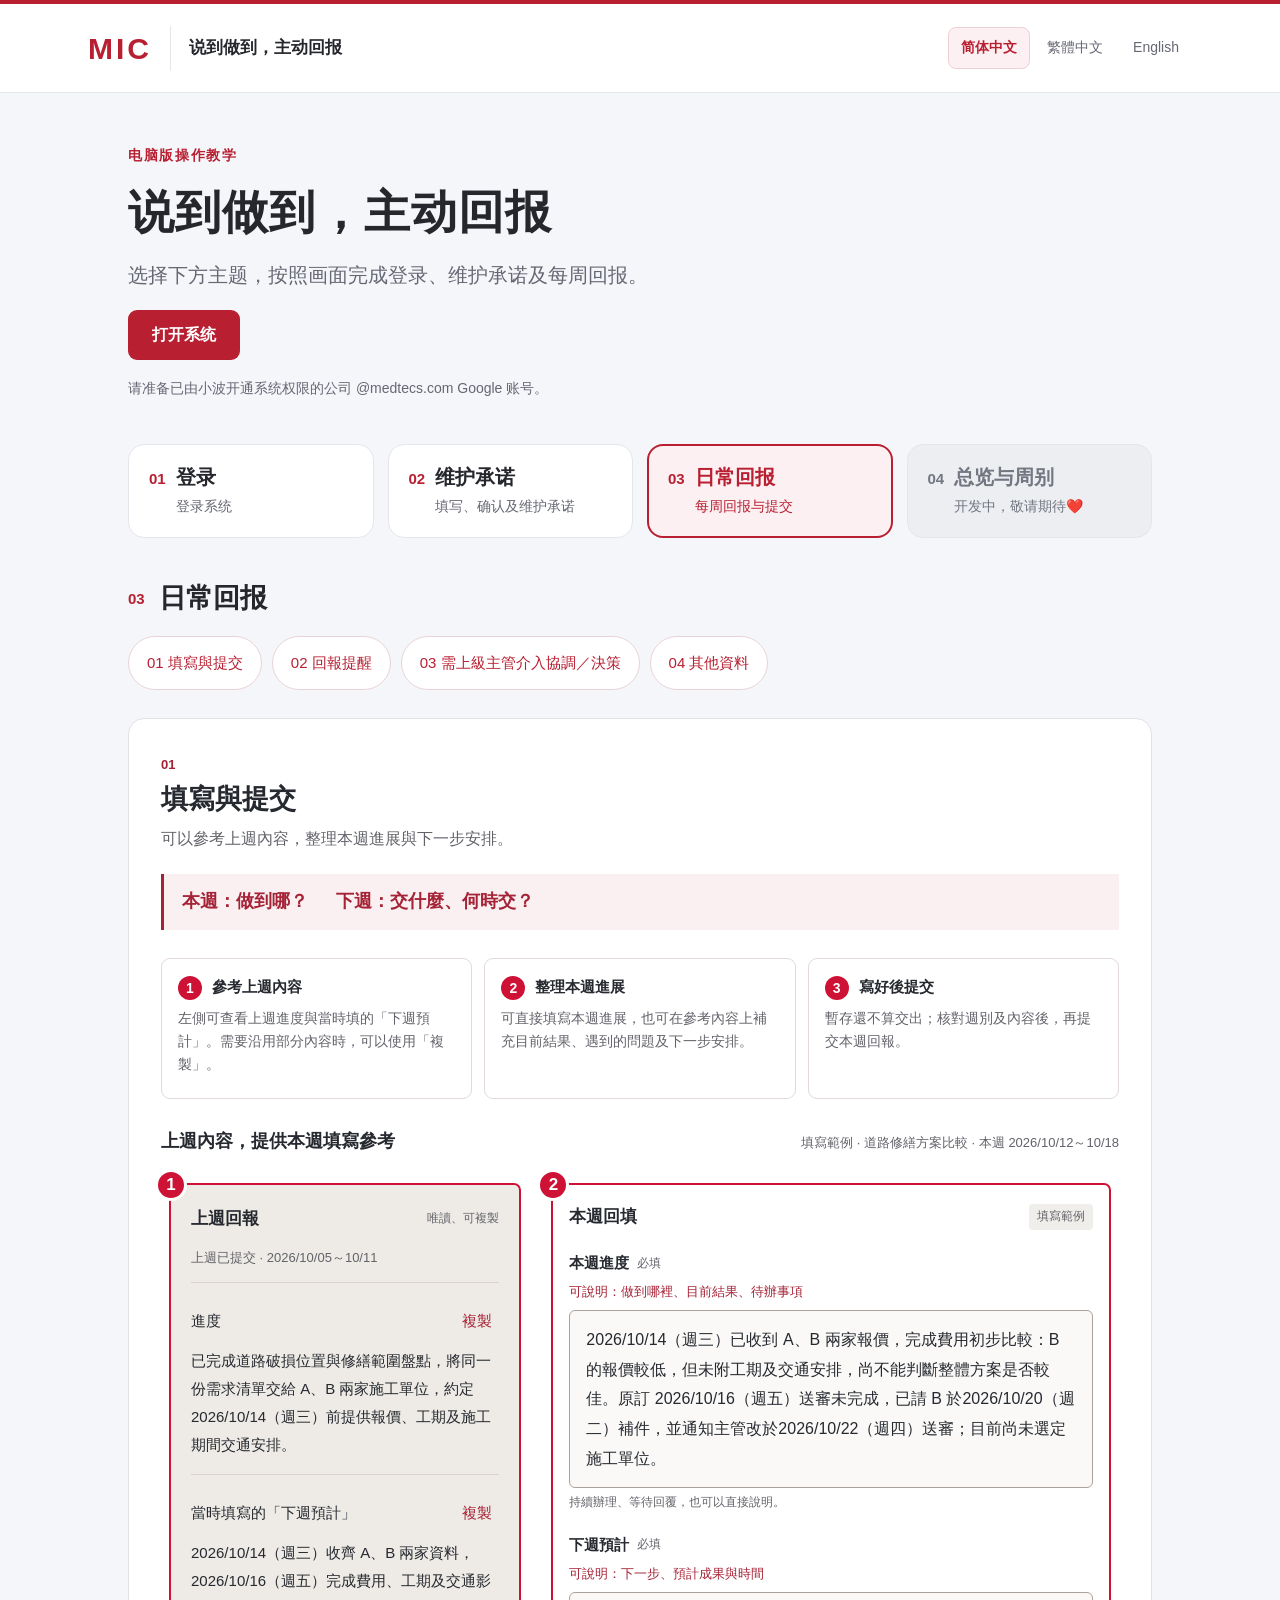
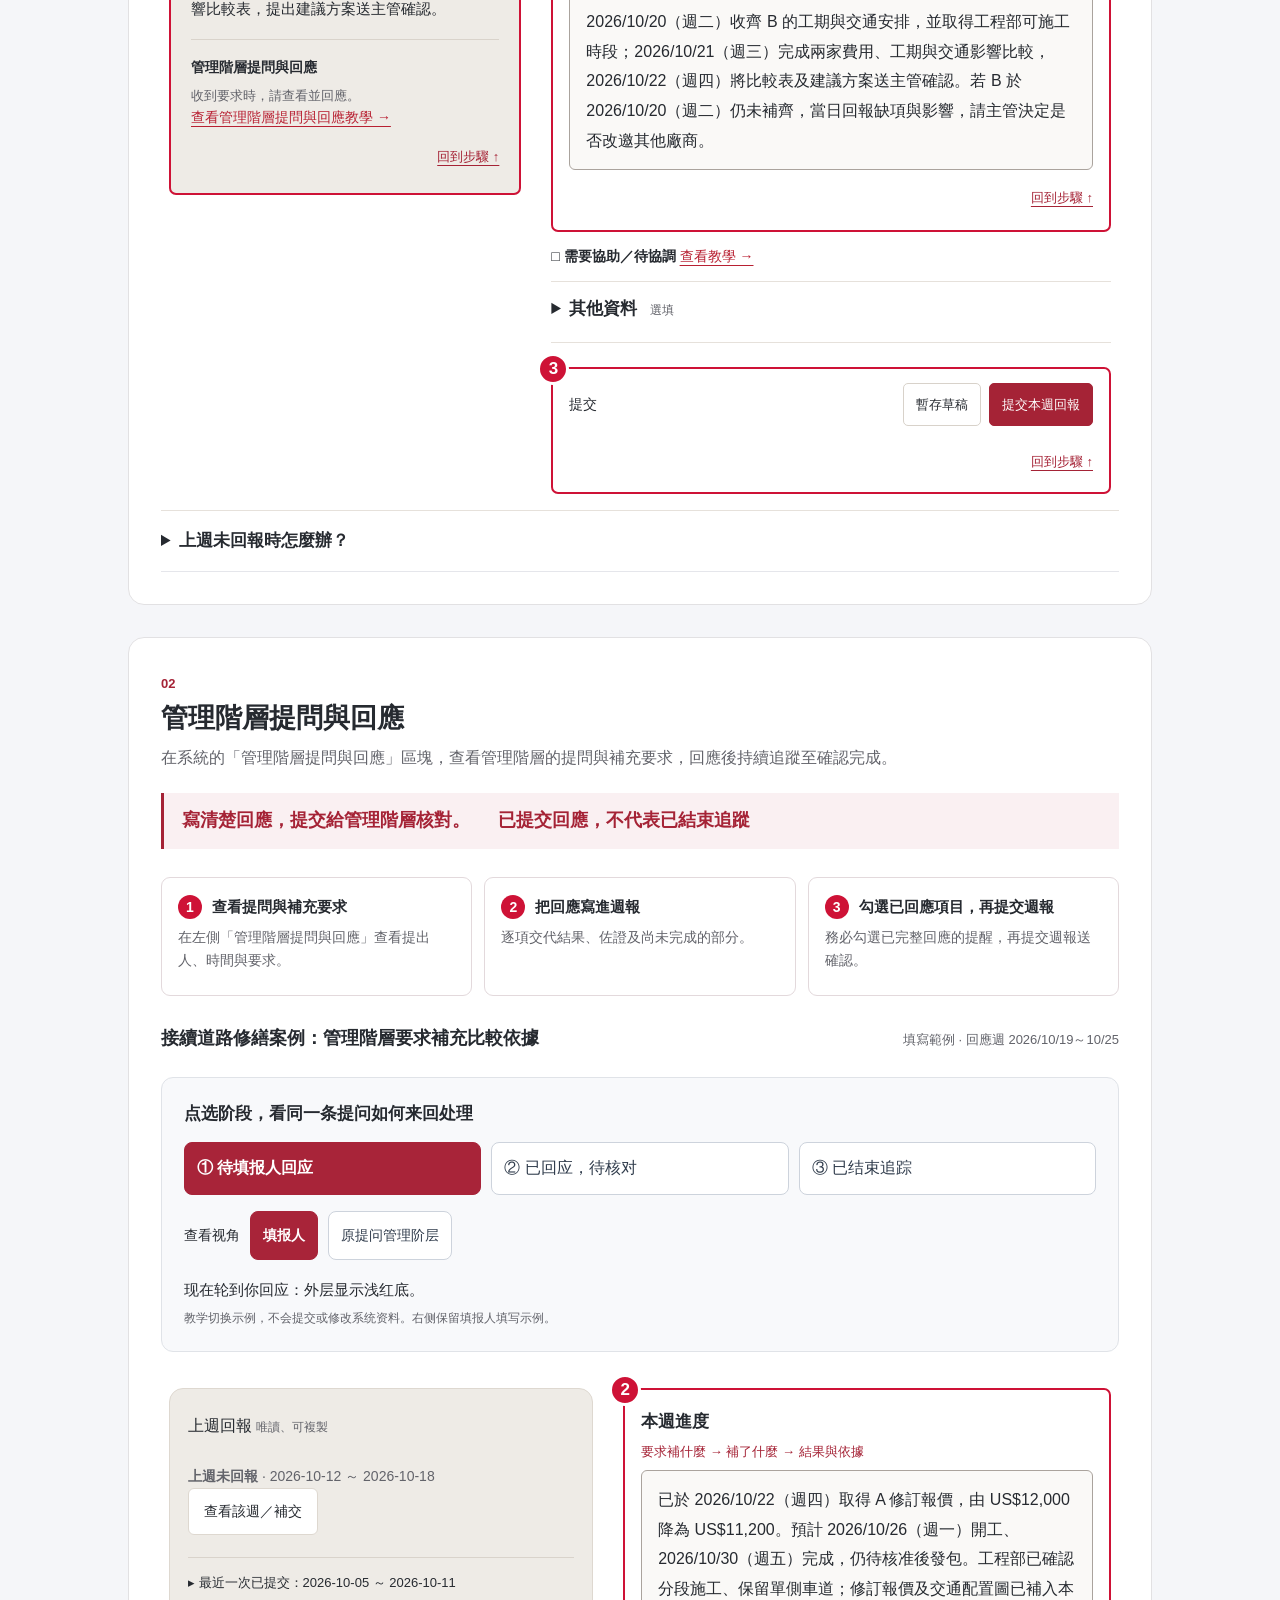
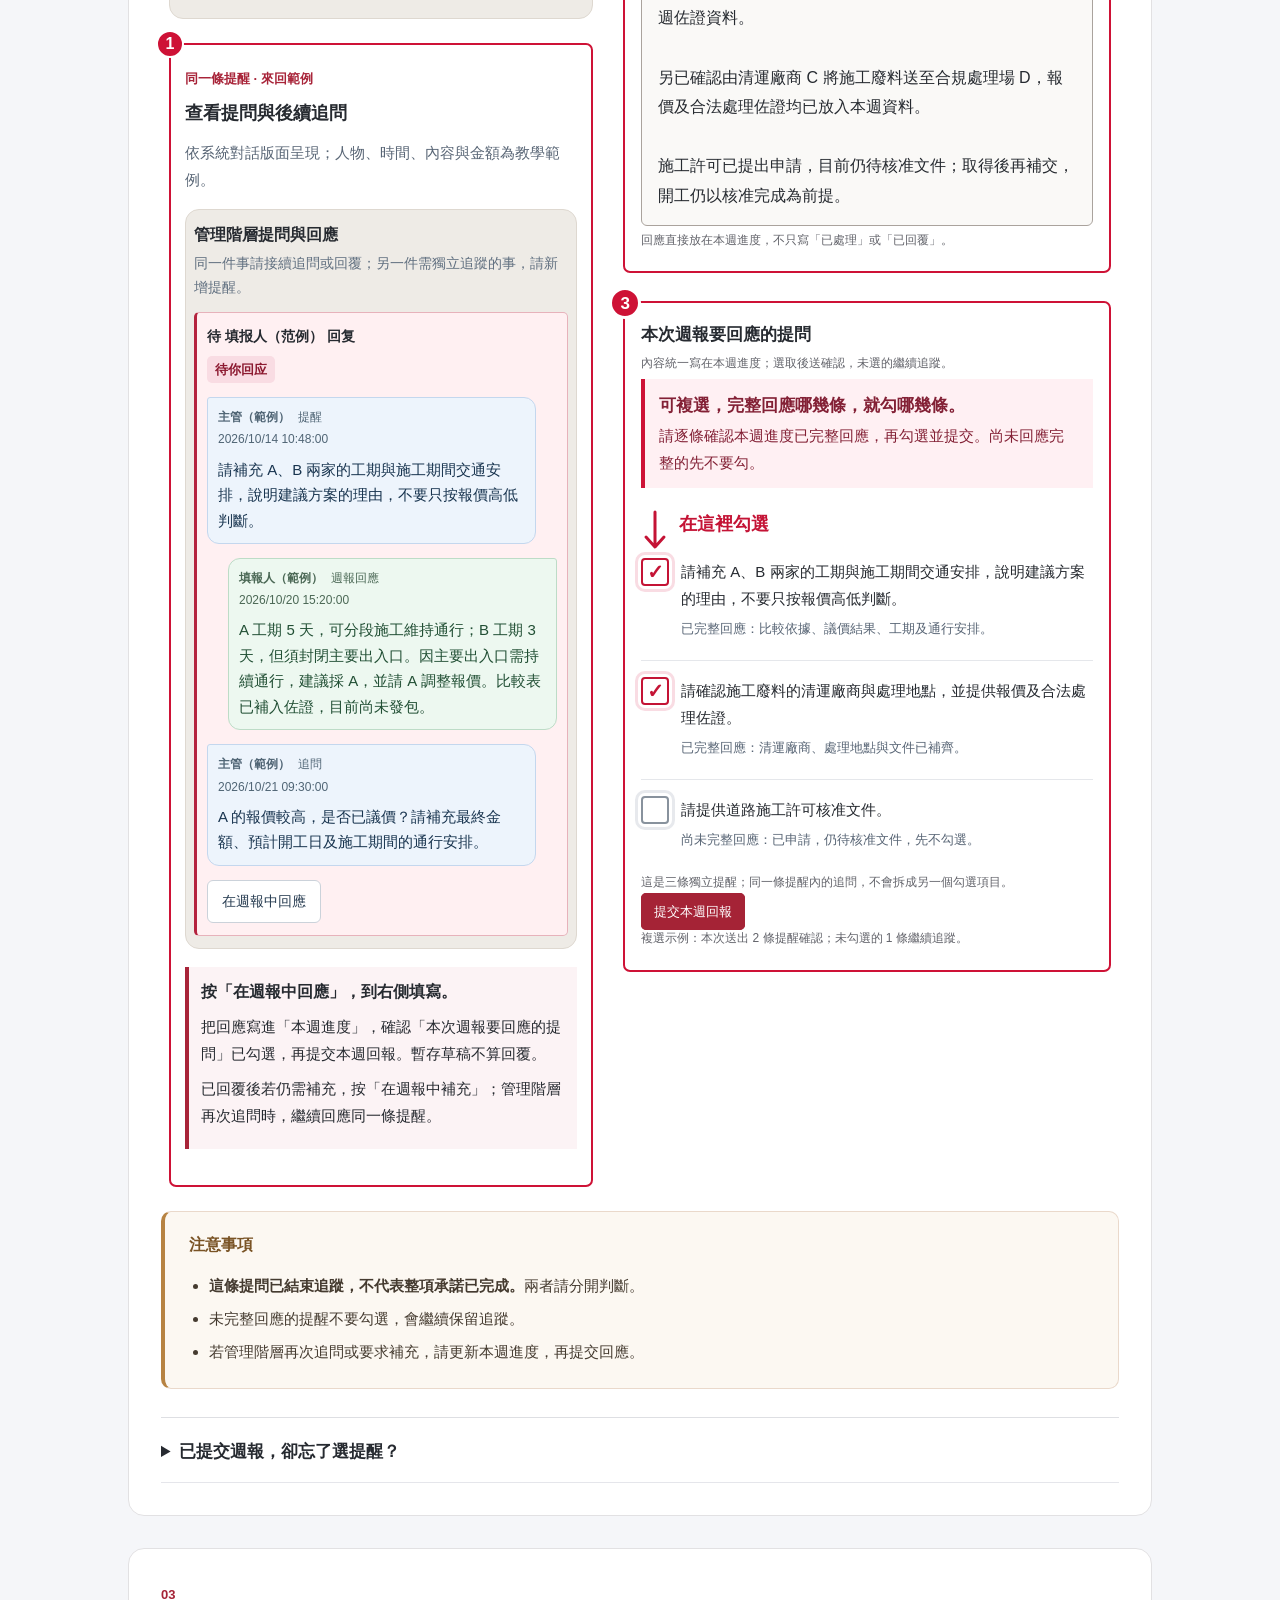
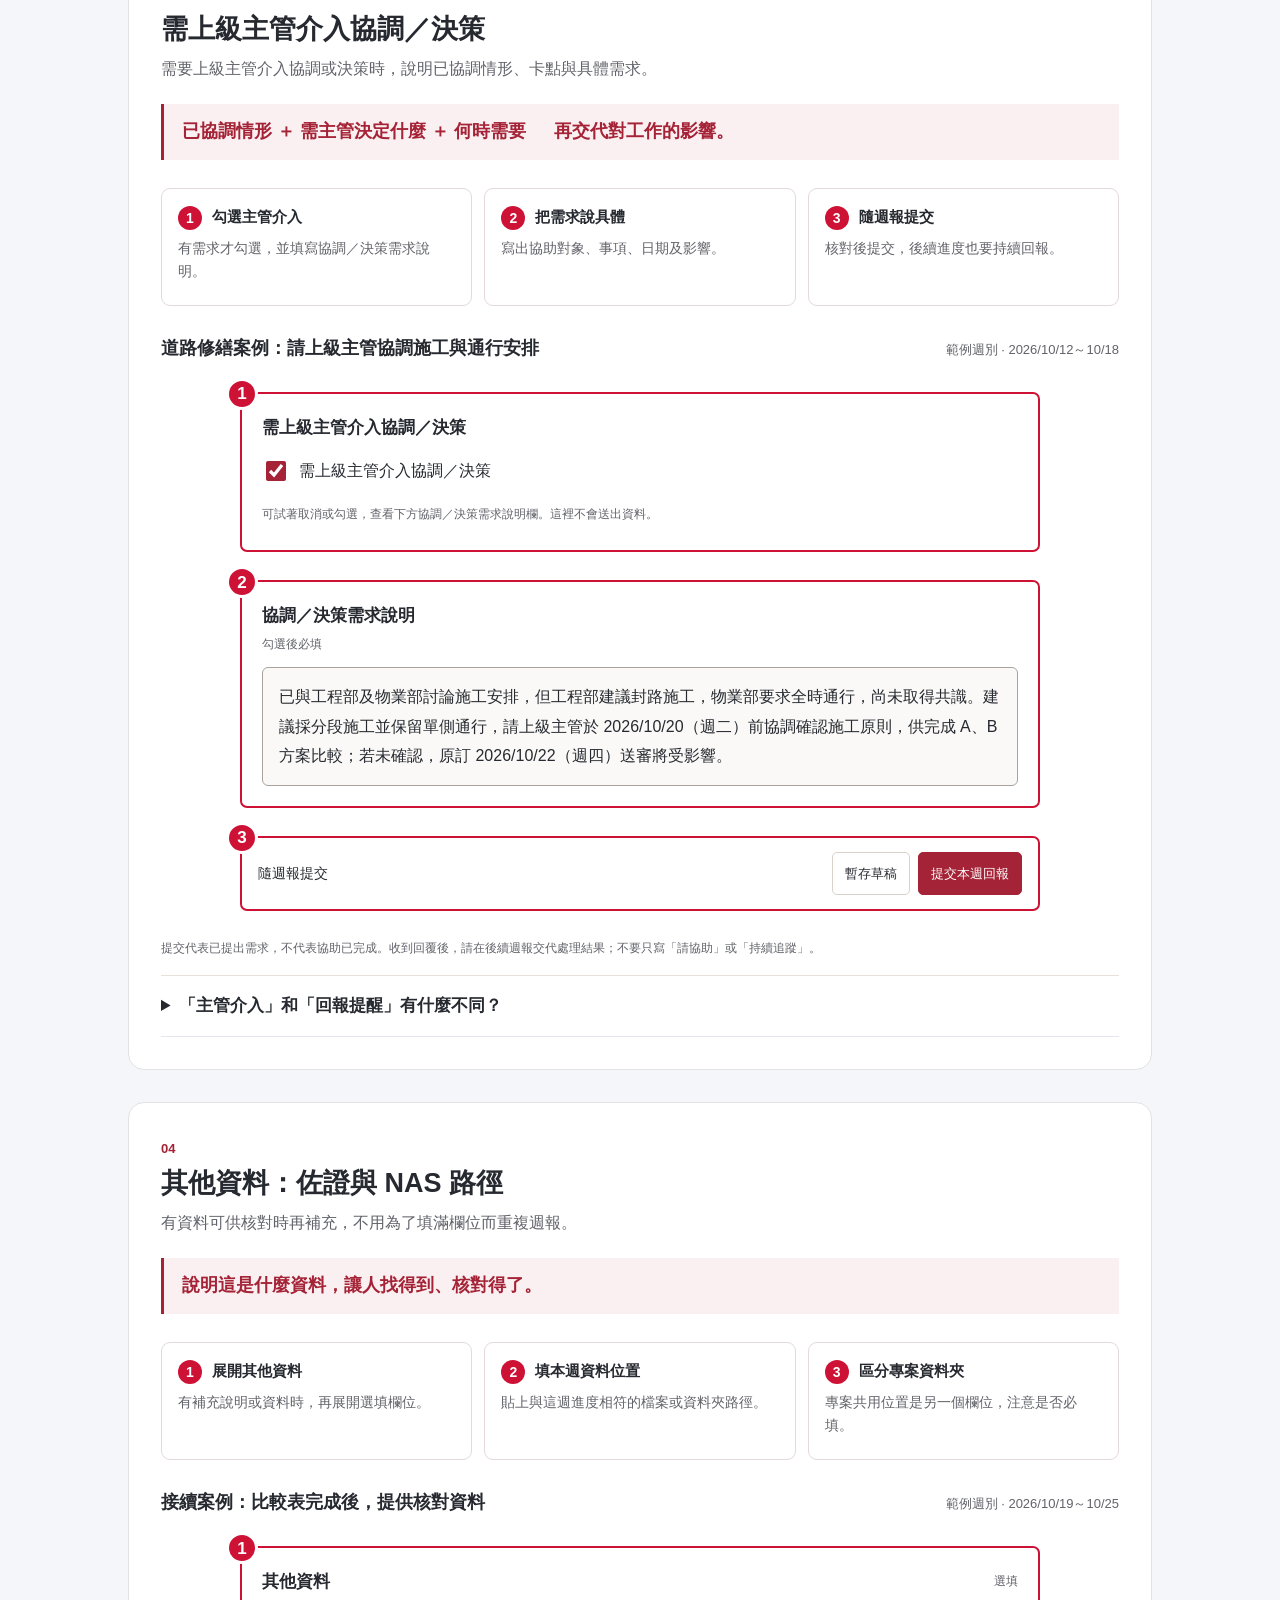
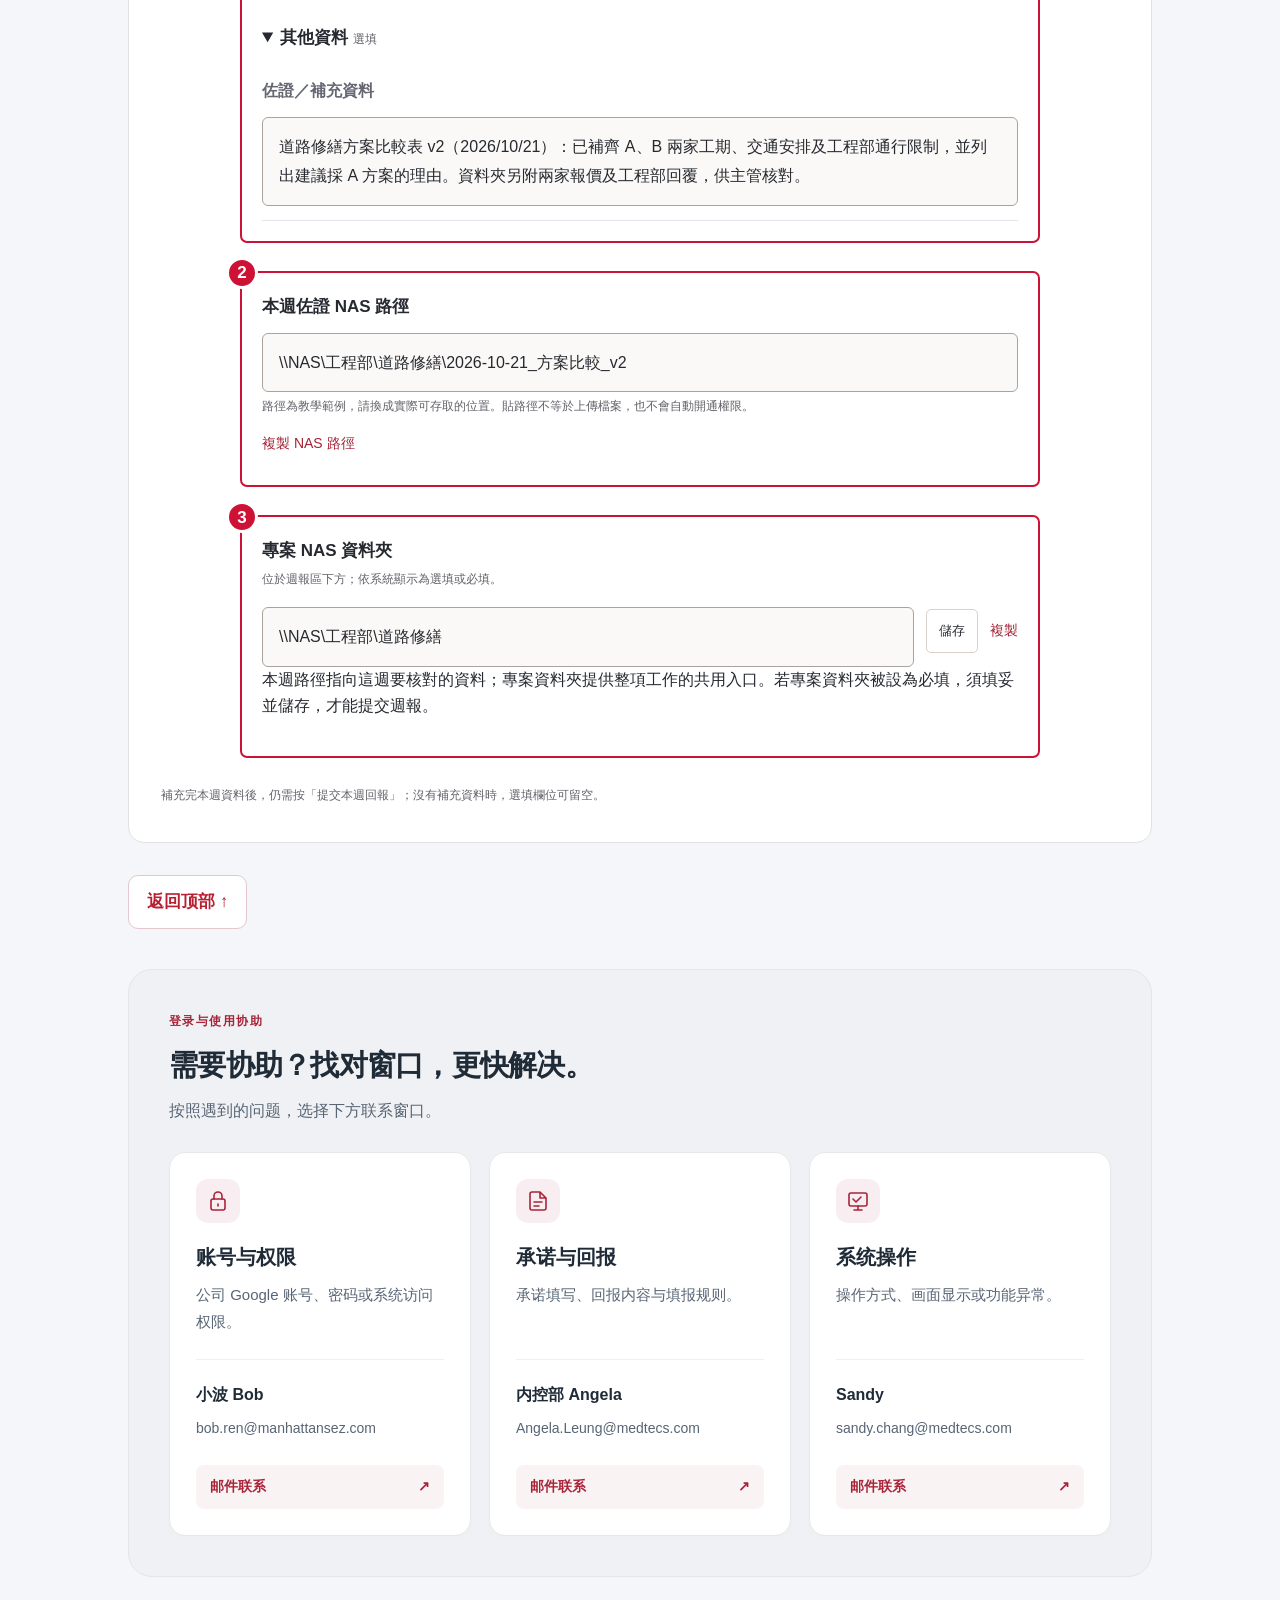
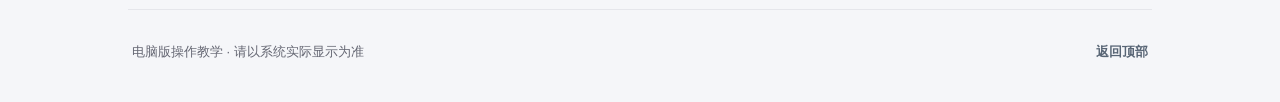
<file: daily.html>
<!doctype html>
<html lang="zh-Hans">
<head>
  <meta charset="utf-8"><meta name="viewport" content="width=device-width,initial-scale=1">
  <title>說到做到，主動回報｜電腦版操作教學</title>
  <meta name="description" content="登入、填寫與確認主管承諾的電腦版操作教學。">
  <link rel="icon" type="image/svg+xml" href="data:image/svg+xml,%3Csvg xmlns='http://www.w3.org/2000/svg' viewBox='0 0 32 32'%3E%3Crect width='32' height='32' rx='7' fill='%23b82032'/%3E%3Cpath d='m8 16 5 5 11-11' fill='none' stroke='white' stroke-width='3'/%3E%3C/svg%3E">
  <link rel="stylesheet" href="style-0304.css?v=20261013"><script src="guide-0304.js?v=20261030-coming-soon-heart" defer></script>
  
<style>.section-shortcuts{display:flex;flex-wrap:wrap;gap:10px;margin:0 0 28px}.section-shortcuts a{display:inline-flex;align-items:center;gap:6px;padding:12px 18px;border:1px solid #ead3d7;border-radius:999px;background:#fff;color:#b82032;text-decoration:none;font-size:15px}.section-shortcuts a:hover,.section-shortcuts a:focus-visible{background:#fdf0f2;border-color:#b82032}.section-back{display:block;width:fit-content;margin:24px 0 0 auto;color:#b82032;text-decoration:none}#daily,#daily .step{scroll-margin-top:100px}</style>
<link rel="stylesheet" href="support-cards.css?v=20261021">
<link rel="stylesheet" href="review-conversation.css?v=20261030-demo">
</head>
<body id="top" data-page="2" data-environment="production">
  <header class="topbar"><div class="top-inner"><a href="#top" class="brand"><span class="mic">MIC</span><span data-i="brand">說到做到，主動回報</span></a><nav class="languages" aria-label="Language"><button data-lang="zh-Hans" aria-pressed="true">简体中文</button><button data-lang="zh-Hant" aria-pressed="false">繁體中文</button><button data-lang="en" aria-pressed="false">English</button></nav></div></header>
  <main>
    <section class="intro"><span class="eyebrow" data-i="eyebrow"></span><h1 data-i="title"></h1><p class="lead" data-i="lead"></p><a class="primary system-link" target="_blank" rel="noopener" data-i="open"></a><p class="prereq" data-i="prereq"></p></section>
    <nav class="steps-nav" aria-label="教學步驟"></nav>
    <div id="sections"></div>
    <section class="help support-section" id="help" aria-labelledby="support-title"><div class="support-heading"><span class="eyebrow" data-i="helpLabel"></span><h2 id="support-title" data-i="helpTitle"></h2><p data-i="helpText"></p></div><div class="support-grid"><article class="support-card"><div class="support-icon" aria-hidden="true"><svg viewBox="0 0 24 24" fill="none" stroke="currentColor" stroke-width="1.6" stroke-linecap="round" stroke-linejoin="round"><rect x="5" y="10" width="14" height="11" rx="2"/><path d="M8 10V7a4 4 0 0 1 8 0v3m-4 5v2"/></svg></div><h3 data-i="accountCategory"></h3><p class="support-summary" data-i="accountSummary"></p><div class="support-person"><strong data-i="contactName"></strong><a class="support-email" href="mailto:bob.ren@manhattansez.com">bob.ren@manhattansez.com</a></div><a class="support-action" href="mailto:bob.ren@manhattansez.com"><span data-i="contactAction"></span><span aria-hidden="true">↗</span></a></article><article class="support-card"><div class="support-icon" aria-hidden="true"><svg viewBox="0 0 24 24" fill="none" stroke="currentColor" stroke-width="1.6" stroke-linecap="round" stroke-linejoin="round"><path d="M14 3H6a2 2 0 0 0-2 2v14a2 2 0 0 0 2 2h12a2 2 0 0 0 2-2V9zM14 3v6h6M8 13h8m-8 4h5"/></svg></div><h3 data-i="contentCategory"></h3><p class="support-summary" data-i="contentSummary"></p><div class="support-person"><strong data-i="contentContactName"></strong><a class="support-email" href="mailto:Angela.Leung@medtecs.com">Angela.Leung@medtecs.com</a></div><a class="support-action" href="mailto:Angela.Leung@medtecs.com"><span data-i="contactAction"></span><span aria-hidden="true">↗</span></a></article><article class="support-card"><div class="support-icon" aria-hidden="true"><svg viewBox="0 0 24 24" fill="none" stroke="currentColor" stroke-width="1.6" stroke-linecap="round" stroke-linejoin="round"><rect x="3" y="4" width="18" height="13" rx="2"/><path d="M8 21h8m-4-4v4m-5-11 3 3 5-5"/></svg></div><h3 data-i="systemCategory"></h3><p class="support-summary" data-i="systemSummary"></p><div class="support-person"><strong data-i="systemContactName"></strong><a class="support-email" href="mailto:sandy.chang@medtecs.com">sandy.chang@medtecs.com</a></div><a class="support-action" href="mailto:sandy.chang@medtecs.com"><span data-i="contactAction"></span><span aria-hidden="true">↗</span></a></article></div></section>
    <footer><span data-i="footer"></span><a href="#top" data-i="back"></a></footer>
  </main>
  <dialog id="zoom" aria-labelledby="zoom-caption"><div class="zoom-toolbar"><span id="zoom-caption"></span><button id="close-zoom" type="button"></button></div><div id="zoom-content"></div></dialog>
<script src="daily-lesson.js?v=20261030-system-label"></script>
<script src="daily-reminders.js?v=20261030-system-label"></script>
<script src="daily-support.js?v=20261018"></script>
<script src="review-demo.js?v=20261030-system-label"></script>
</body></html>
</file>
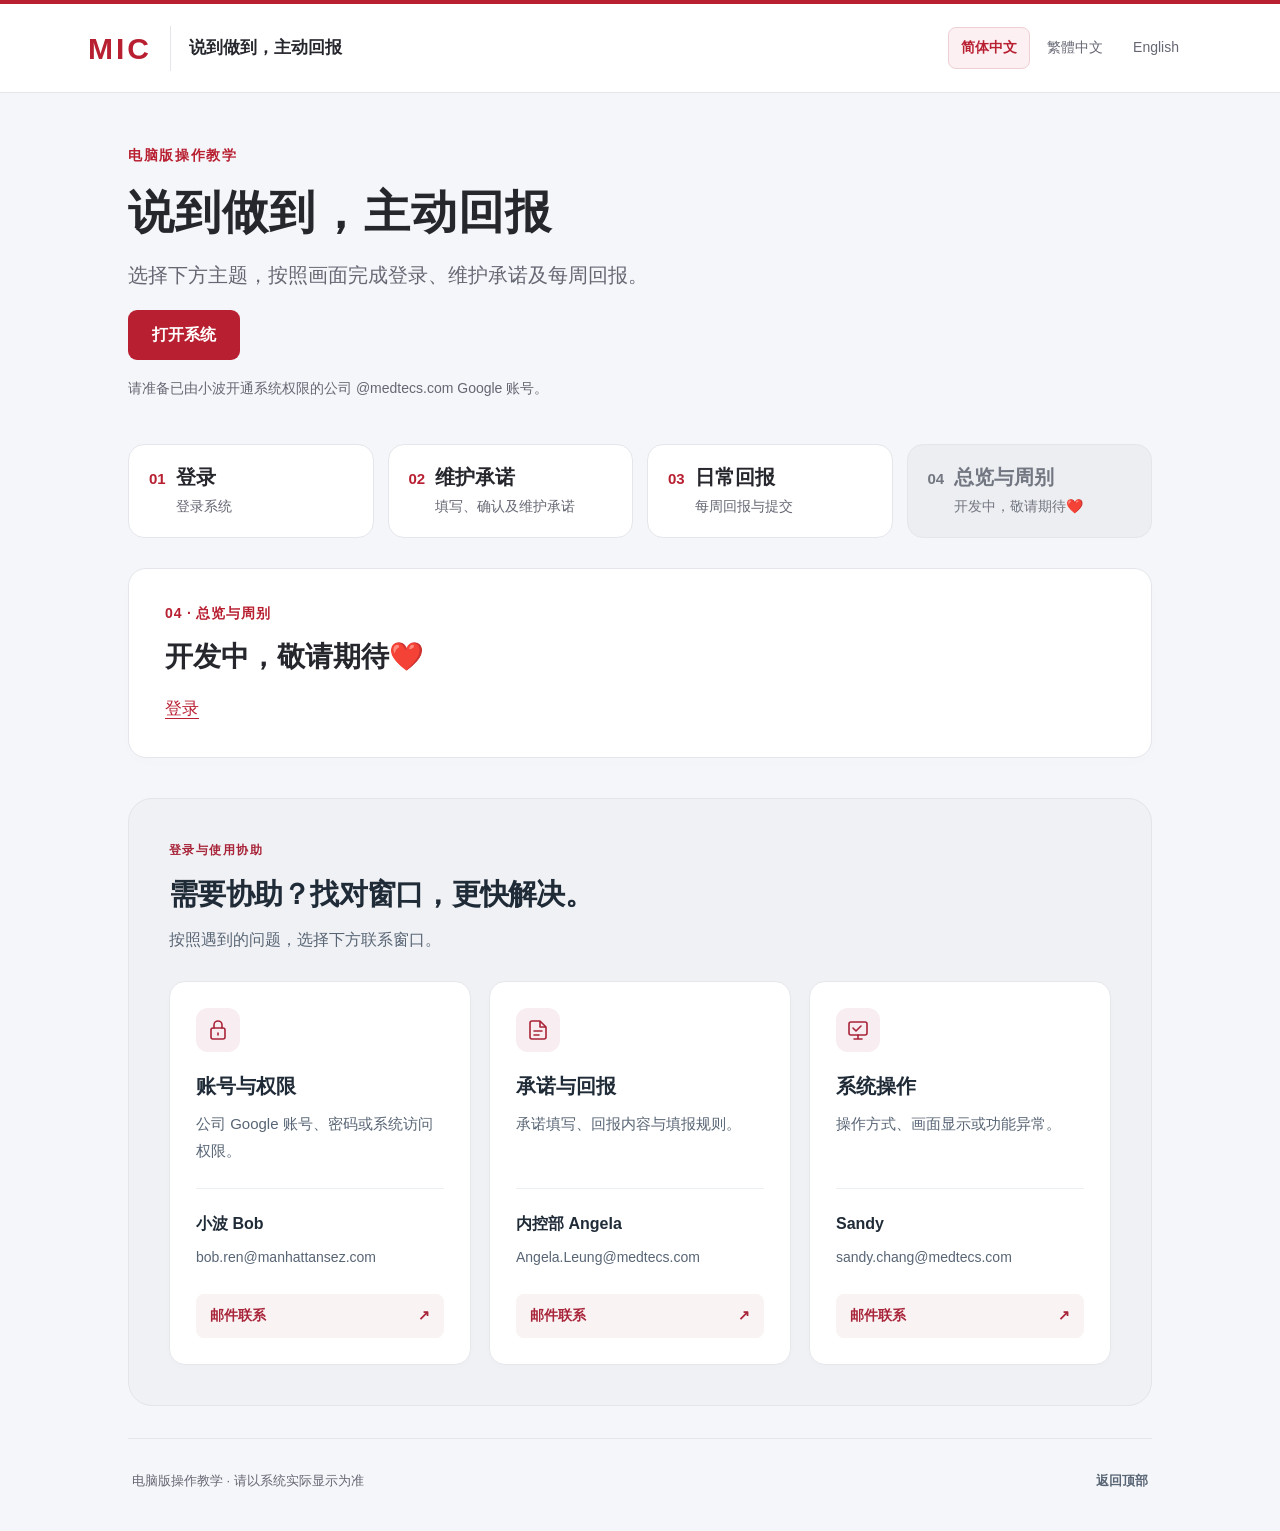
<file: overview.html>
<!doctype html>
<html lang="zh-Hans">
<head>
  <meta charset="utf-8"><meta name="viewport" content="width=device-width,initial-scale=1">
  <title>說到做到，主動回報｜電腦版操作教學</title>
  <meta name="description" content="登入、填寫與確認主管承諾的電腦版操作教學。">
  <link rel="icon" type="image/svg+xml" href="data:image/svg+xml,%3Csvg xmlns='http://www.w3.org/2000/svg' viewBox='0 0 32 32'%3E%3Crect width='32' height='32' rx='7' fill='%23b82032'/%3E%3Cpath d='m8 16 5 5 11-11' fill='none' stroke='white' stroke-width='3'/%3E%3C/svg%3E">
  <link rel="stylesheet" href="style-0304.css?v=20261013"><script src="guide-0304.js?v=20261030-coming-soon-heart" defer></script>
  
<link rel="stylesheet" href="support-cards.css?v=20261021">
</head>
<body id="top" data-page="3" data-environment="production">
  <header class="topbar"><div class="top-inner"><a href="#top" class="brand"><span class="mic">MIC</span><span data-i="brand">說到做到，主動回報</span></a><nav class="languages" aria-label="Language"><button data-lang="zh-Hans" aria-pressed="true">简体中文</button><button data-lang="zh-Hant" aria-pressed="false">繁體中文</button><button data-lang="en" aria-pressed="false">English</button></nav></div></header>
  <main>
    <section class="intro"><span class="eyebrow" data-i="eyebrow"></span><h1 data-i="title"></h1><p class="lead" data-i="lead"></p><a class="primary system-link" target="_blank" rel="noopener" data-i="open"></a><p class="prereq" data-i="prereq"></p></section>
    <nav class="steps-nav" aria-label="教學步驟"></nav>
    <div id="sections"></div>
    <section class="help support-section" id="help" aria-labelledby="support-title"><div class="support-heading"><span class="eyebrow" data-i="helpLabel"></span><h2 id="support-title" data-i="helpTitle"></h2><p data-i="helpText"></p></div><div class="support-grid"><article class="support-card"><div class="support-icon" aria-hidden="true"><svg viewBox="0 0 24 24" fill="none" stroke="currentColor" stroke-width="1.6" stroke-linecap="round" stroke-linejoin="round"><rect x="5" y="10" width="14" height="11" rx="2"/><path d="M8 10V7a4 4 0 0 1 8 0v3m-4 5v2"/></svg></div><h3 data-i="accountCategory"></h3><p class="support-summary" data-i="accountSummary"></p><div class="support-person"><strong data-i="contactName"></strong><a class="support-email" href="mailto:bob.ren@manhattansez.com">bob.ren@manhattansez.com</a></div><a class="support-action" href="mailto:bob.ren@manhattansez.com"><span data-i="contactAction"></span><span aria-hidden="true">↗</span></a></article><article class="support-card"><div class="support-icon" aria-hidden="true"><svg viewBox="0 0 24 24" fill="none" stroke="currentColor" stroke-width="1.6" stroke-linecap="round" stroke-linejoin="round"><path d="M14 3H6a2 2 0 0 0-2 2v14a2 2 0 0 0 2 2h12a2 2 0 0 0 2-2V9zM14 3v6h6M8 13h8m-8 4h5"/></svg></div><h3 data-i="contentCategory"></h3><p class="support-summary" data-i="contentSummary"></p><div class="support-person"><strong data-i="contentContactName"></strong><a class="support-email" href="mailto:Angela.Leung@medtecs.com">Angela.Leung@medtecs.com</a></div><a class="support-action" href="mailto:Angela.Leung@medtecs.com"><span data-i="contactAction"></span><span aria-hidden="true">↗</span></a></article><article class="support-card"><div class="support-icon" aria-hidden="true"><svg viewBox="0 0 24 24" fill="none" stroke="currentColor" stroke-width="1.6" stroke-linecap="round" stroke-linejoin="round"><rect x="3" y="4" width="18" height="13" rx="2"/><path d="M8 21h8m-4-4v4m-5-11 3 3 5-5"/></svg></div><h3 data-i="systemCategory"></h3><p class="support-summary" data-i="systemSummary"></p><div class="support-person"><strong data-i="systemContactName"></strong><a class="support-email" href="mailto:sandy.chang@medtecs.com">sandy.chang@medtecs.com</a></div><a class="support-action" href="mailto:sandy.chang@medtecs.com"><span data-i="contactAction"></span><span aria-hidden="true">↗</span></a></article></div></section>
    <footer><span data-i="footer"></span><a href="#top" data-i="back"></a></footer>
  </main>
  <dialog id="zoom" aria-labelledby="zoom-caption"><div class="zoom-toolbar"><span id="zoom-caption"></span><button id="close-zoom" type="button"></button></div><div id="zoom-content"></div></dialog>
</body></html>
</file>
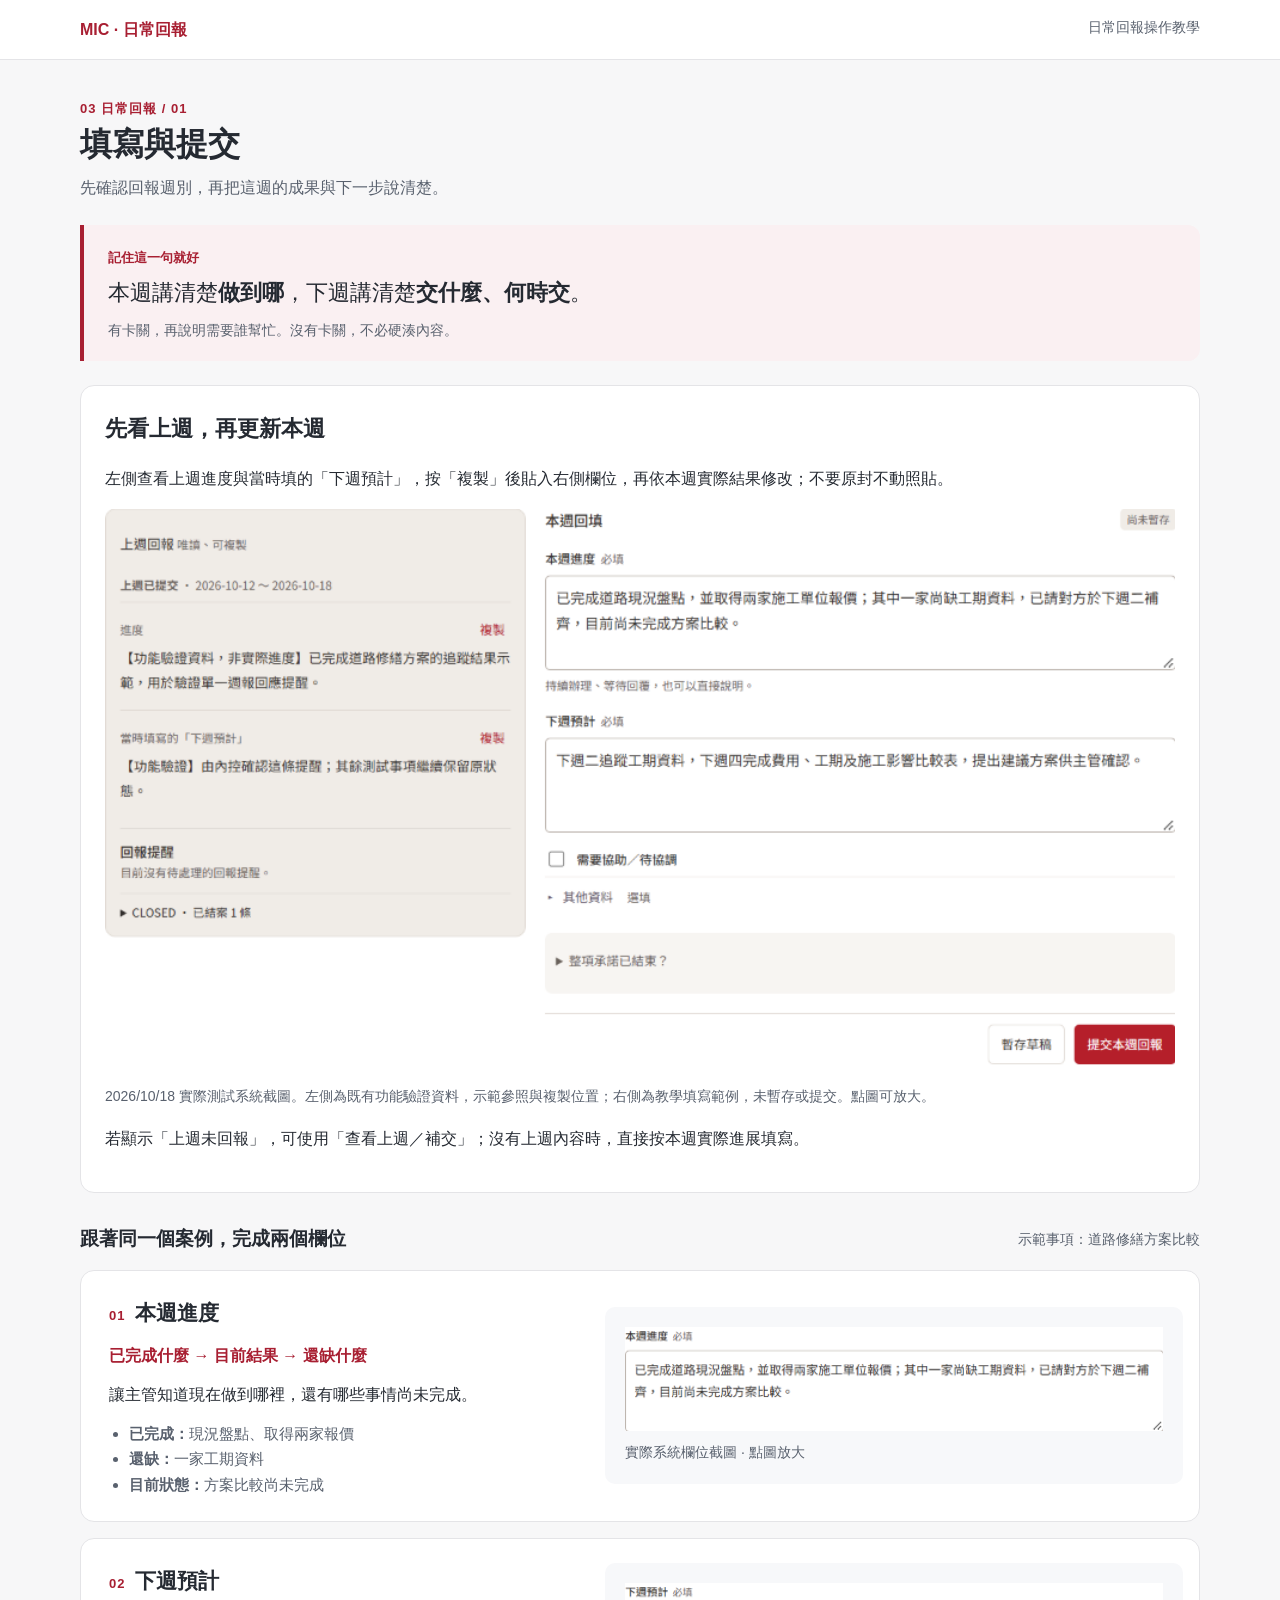
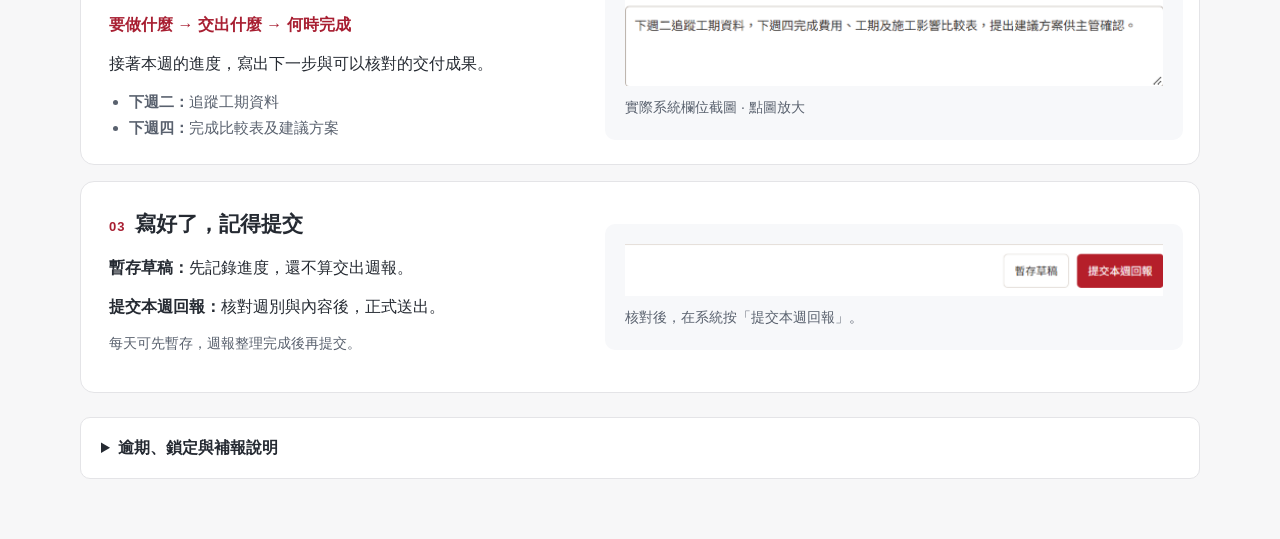
<file: preview/daily-layout-study.html>
<!doctype html>
<html lang="zh-Hant"><head><meta charset="utf-8"><meta name="viewport" content="width=device-width,initial-scale=1"><meta name="robots" content="noindex,nofollow"><title>03 填寫與提交</title><link rel="stylesheet" href="daily-layout-study.css"></head><body>
<header><a href="daily.html#weekly">MIC · 日常回報</a><span>日常回報操作教學</span></header>
<main><div class="heading"><div><p class="eyebrow">03 日常回報 / 01</p><h1>填寫與提交</h1><p>先確認回報週別，再把這週的成果與下一步說清楚。</p></div></div>
<div id="new-panel"><aside class="memory"><strong>記住這一句就好</strong><p>本週講清楚<strong>做到哪</strong>，下週講清楚<strong>交什麼、何時交</strong>。</p><small>有卡關，再說明需要誰幫忙。沒有卡關，不必硬湊內容。</small></aside>
<section class="reference-guide"><h2>先看上週，再更新本週</h2><p>左側查看上週進度與當時填的「下週預計」，按「複製」後貼入右側欄位，再依本週實際結果修改；不要原封不動照貼。</p><a href="report-live-pair-20261018.png" target="_blank" rel="noopener"><img src="report-live-pair-20261018.png" alt="實際系統：左側上週回報及複製按鈕，右側填入本週進度與下週預計"></a><p class="caption">2026/10/18 實際測試系統截圖。左側為既有功能驗證資料，示範參照與複製位置；右側為教學填寫範例，未暫存或提交。點圖可放大。</p><p>若顯示「上週未回報」，可使用「查看上週／補交」；沒有上週內容時，直接按本週實際進展填寫。</p></section><div class="example-heading"><h2>跟著同一個案例，完成兩個欄位</h2><span>示範事項：道路修繕方案比較</span></div>
<section class="pair"><div class="instruction"><span class="number">01</span><h3>本週進度</h3><p class="formula">已完成什麼 → 目前結果 → 還缺什麼</p><p>讓主管知道現在做到哪裡，還有哪些事情尚未完成。</p><ul><li><b>已完成：</b>現況盤點、取得兩家報價</li><li><b>還缺：</b>一家工期資料</li><li><b>目前狀態：</b>方案比較尚未完成</li></ul></div><div class="example"><a target="_blank" rel="noopener" href="report-live-progress-20261018.png"><img class="live-shot" src="report-live-progress-20261018.png" alt="實際系統填好的本週進度範例"></a><p class="caption">實際系統欄位截圖 · 點圖放大</p></div></section>
<section class="pair"><div class="instruction"><span class="number">02</span><h3>下週預計</h3><p class="formula">要做什麼 → 交出什麼 → 何時完成</p><p>接著本週的進度，寫出下一步與可以核對的交付成果。</p><ul><li><b>下週二：</b>追蹤工期資料</li><li><b>下週四：</b>完成比較表及建議方案</li></ul></div><div class="example"><a target="_blank" rel="noopener" href="report-live-plan-20261018.png"><img class="live-shot" src="report-live-plan-20261018.png" alt="實際系統填好的下週預計範例"></a><p class="caption">實際系統欄位截圖 · 點圖放大</p></div></section>
<section class="pair actions"><div class="instruction"><span class="number">03</span><h3>寫好了，記得提交</h3><p><b>暫存草稿：</b>先記錄進度，還不算交出週報。</p><p><b>提交本週回報：</b>核對週別與內容後，正式送出。</p><p class="caption">每天可先暫存，週報整理完成後再提交。</p></div><figure><img class="live-shot" src="report-live-submit-20261018.png" alt="實際系統暫存與提交按鈕"><figcaption>核對後，在系統按「提交本週回報」。</figcaption></figure></section>
<details class="exception"><summary>逾期、鎖定與補報說明</summary><p>逾期未提交仍可補報，系統保留逾期紀錄。截止後已提交內容鎖定；留言與提醒的操作方式，須依對應系統版本說明。</p></details></div>
</main></body></html>
</file>
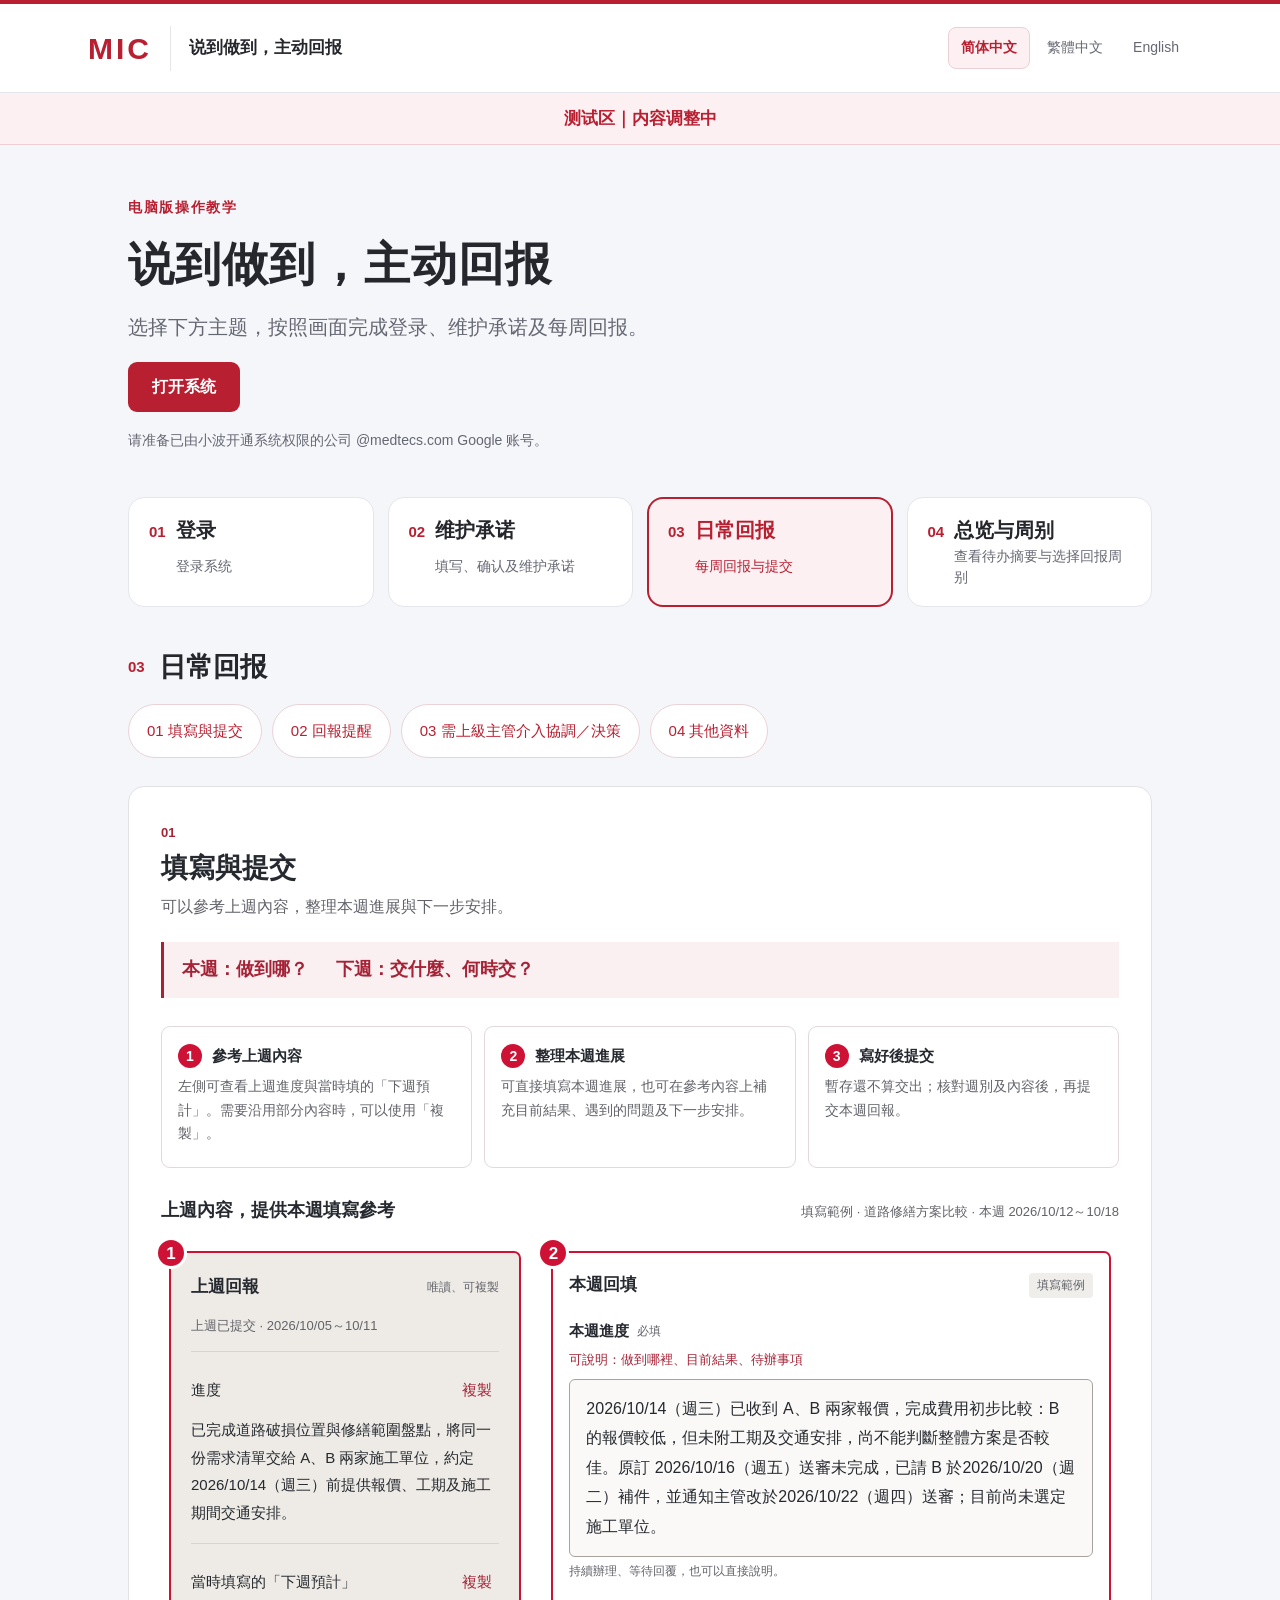
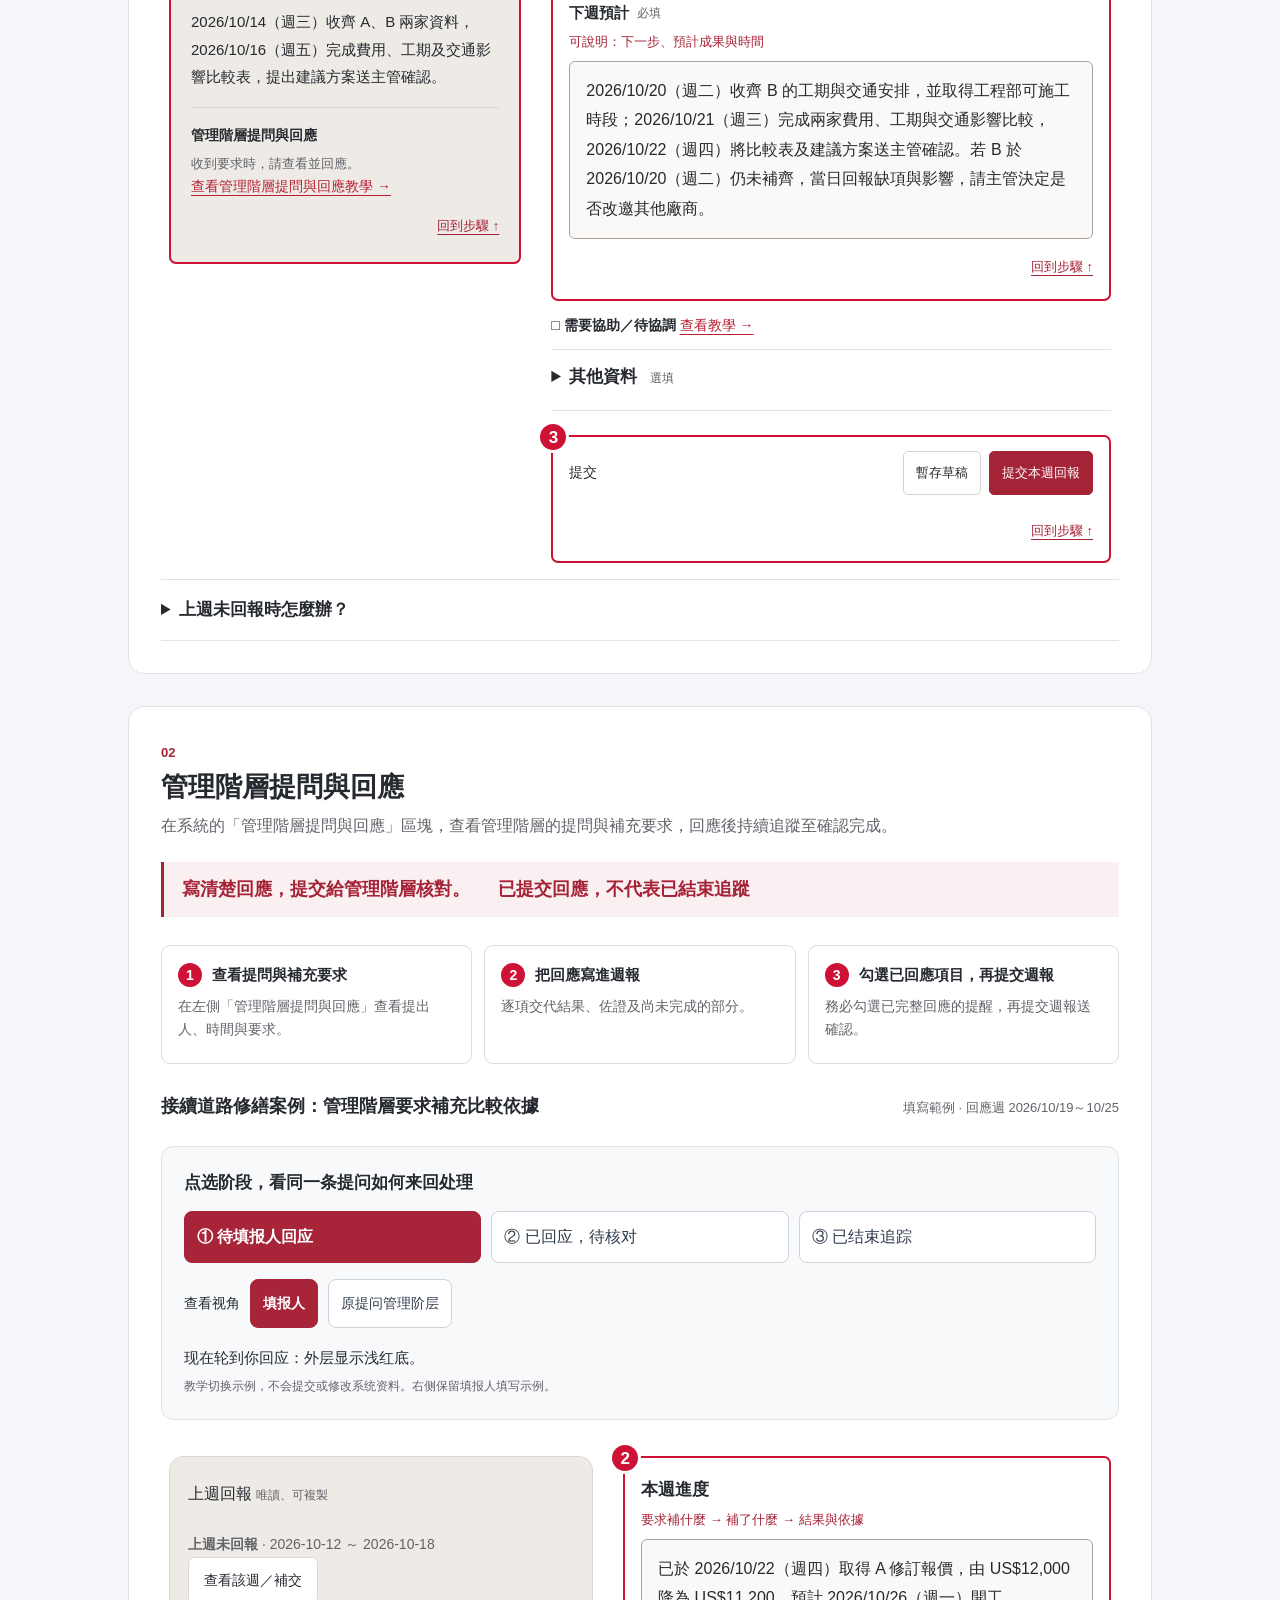
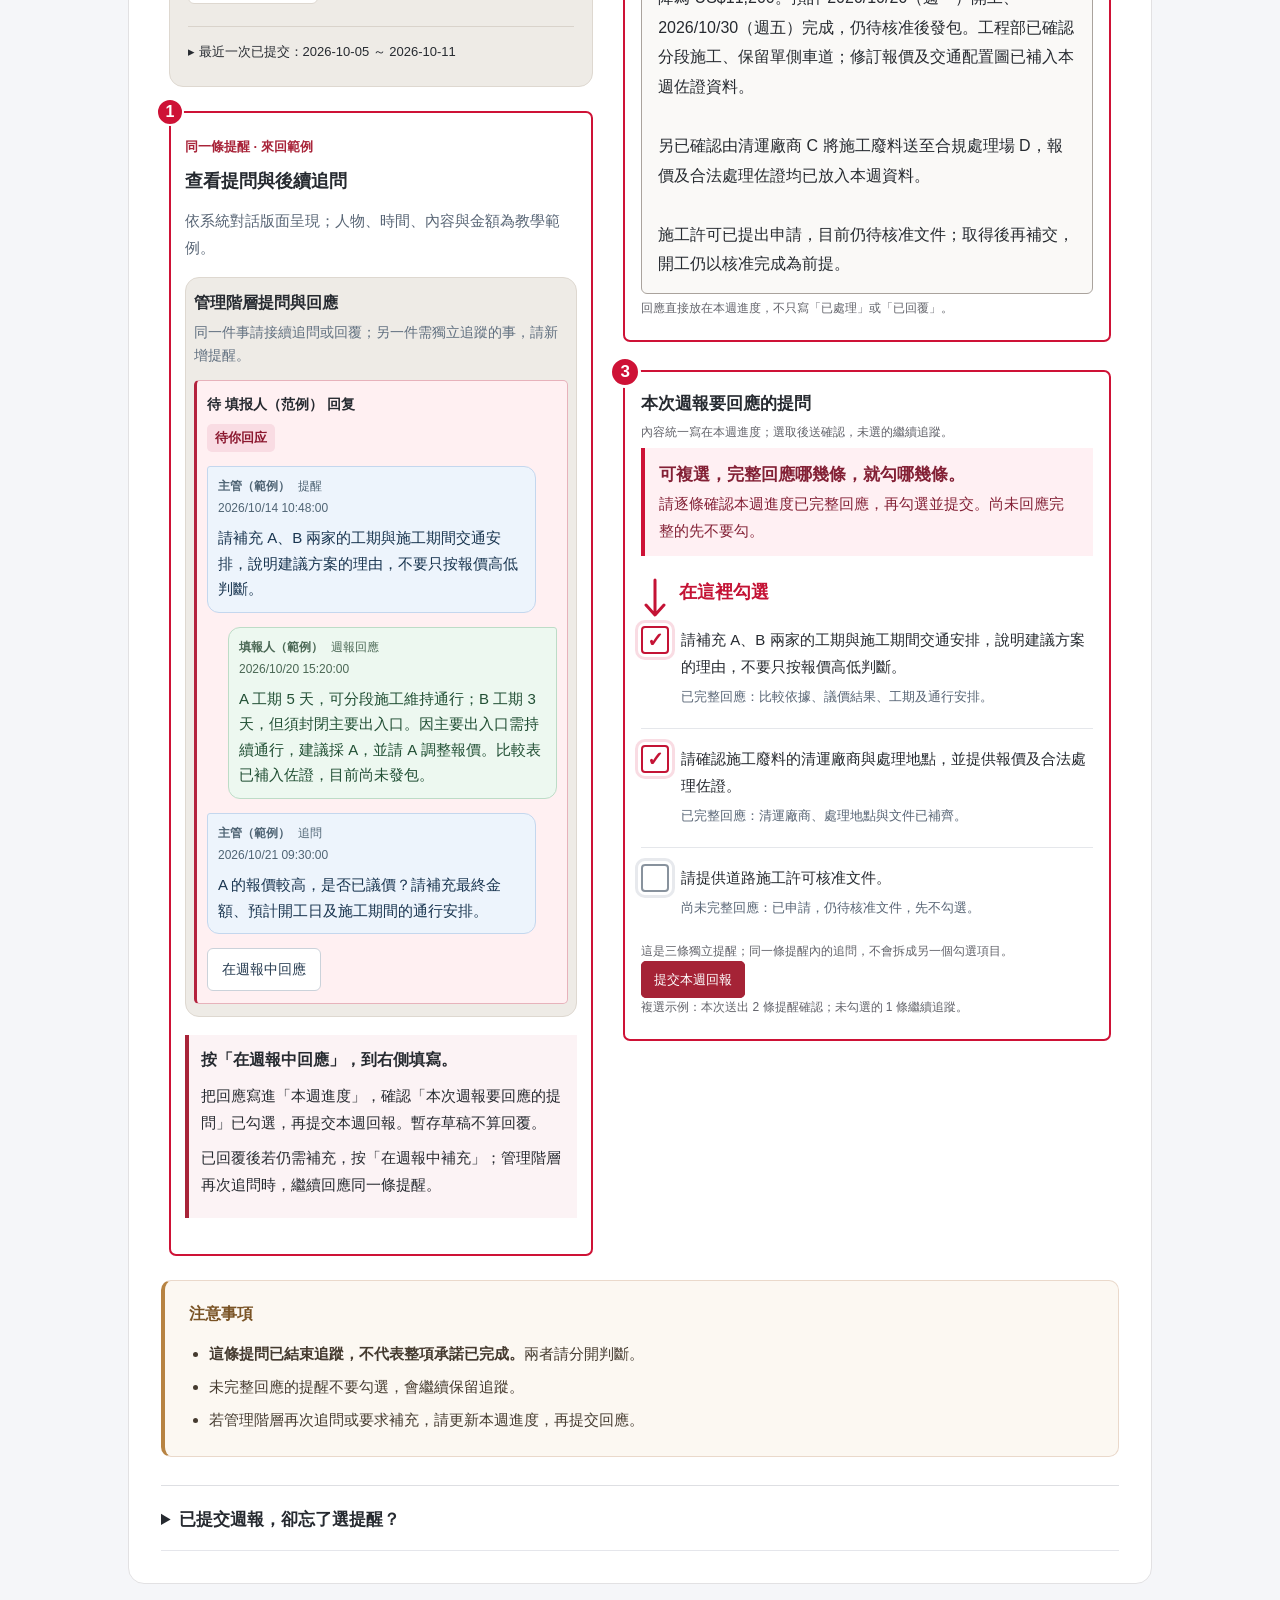
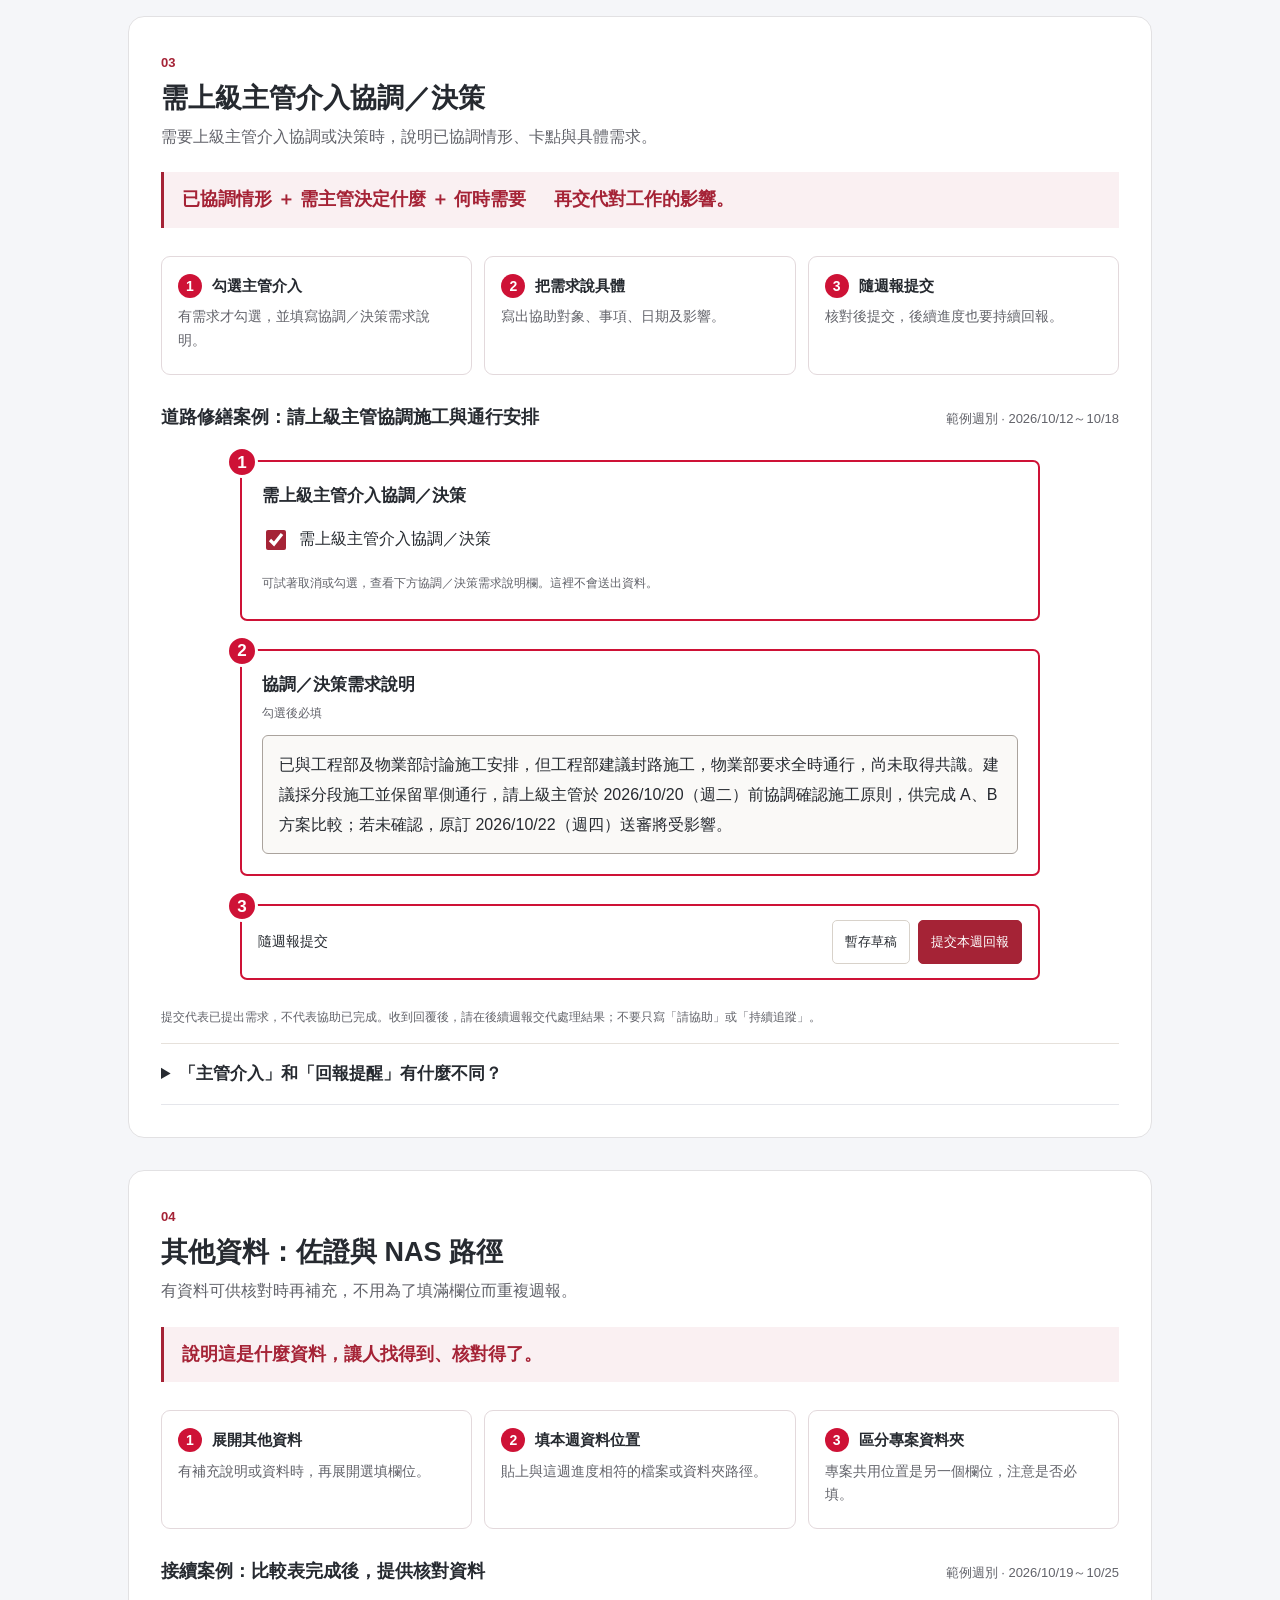
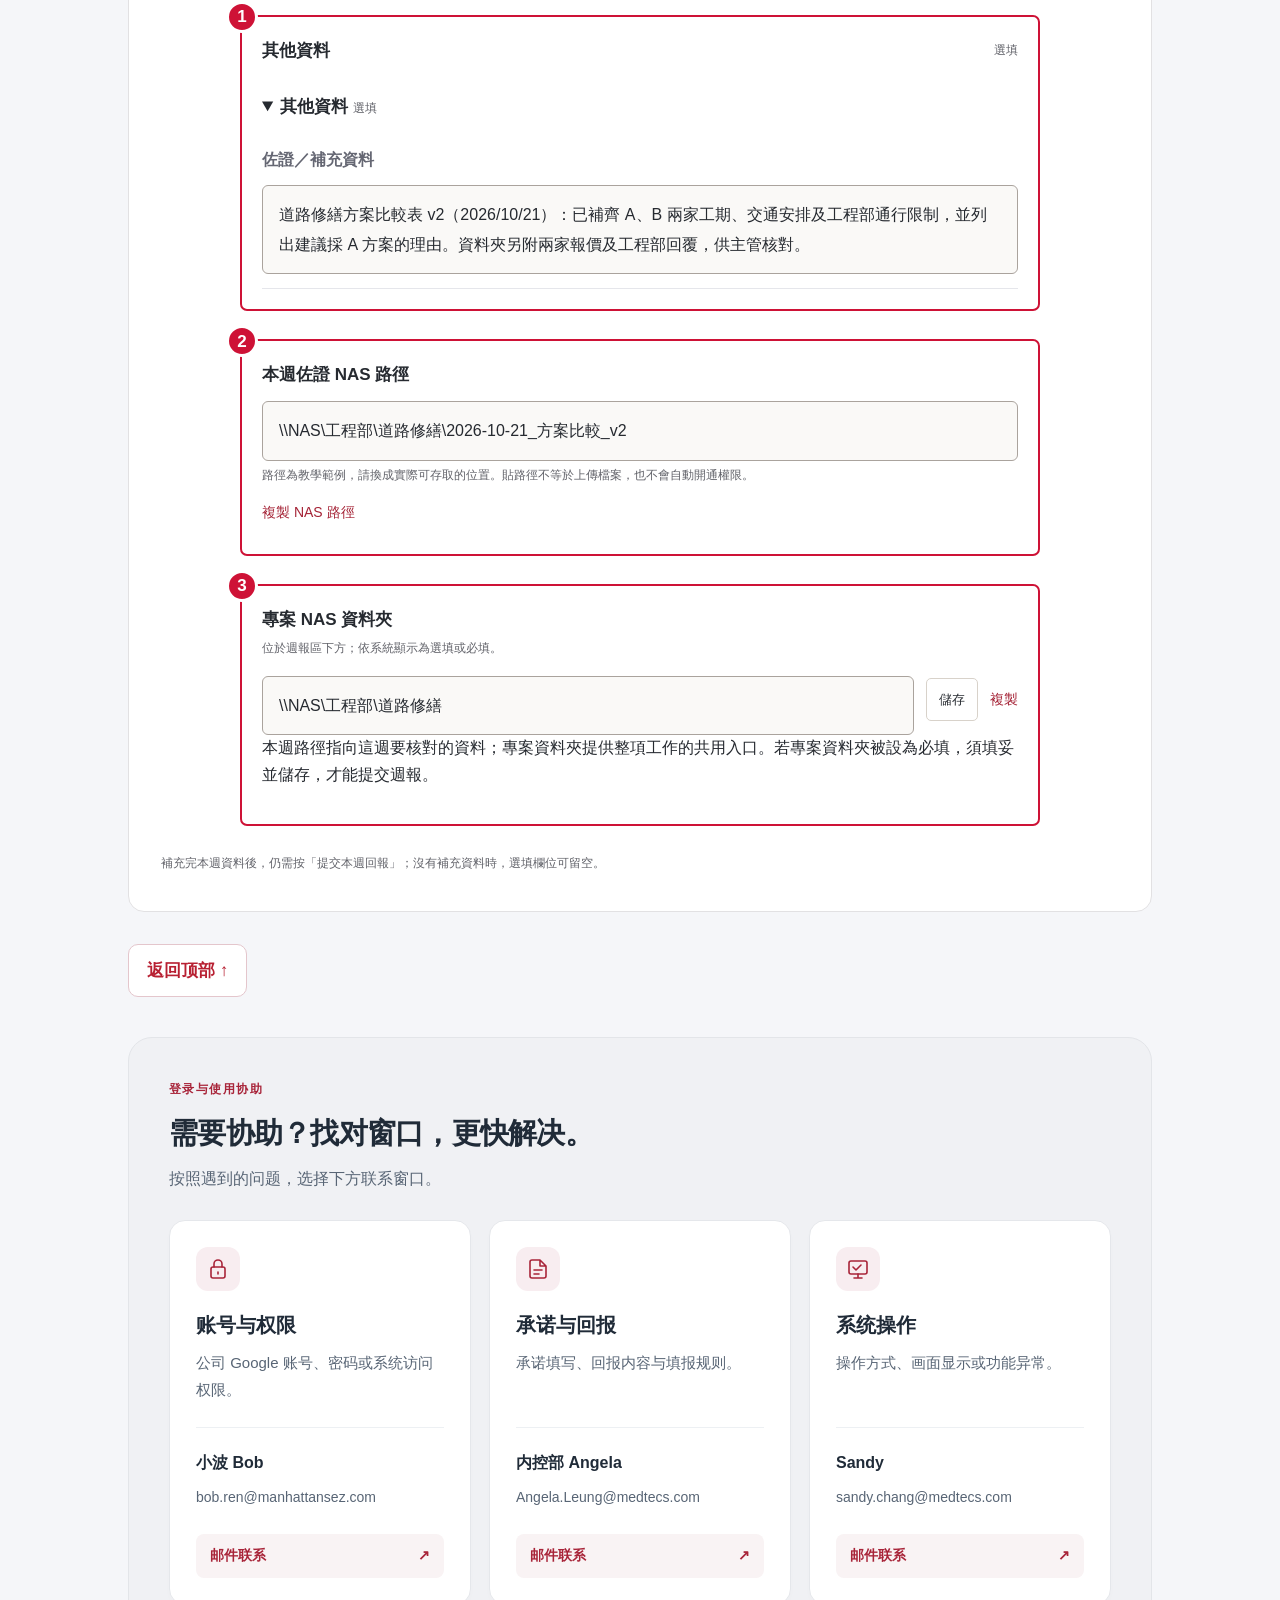
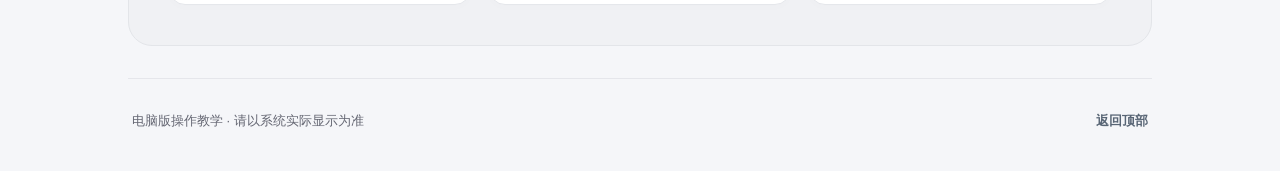
<file: preview/daily.html>
<!doctype html>
<html lang="zh-Hans">
<head>
  <meta charset="utf-8"><meta name="viewport" content="width=device-width,initial-scale=1">
  <title>說到做到，主動回報｜電腦版操作教學</title>
  <meta name="description" content="登入、填寫與確認主管承諾的電腦版操作教學。">
  <link rel="icon" type="image/svg+xml" href="data:image/svg+xml,%3Csvg xmlns='http://www.w3.org/2000/svg' viewBox='0 0 32 32'%3E%3Crect width='32' height='32' rx='7' fill='%23b82032'/%3E%3Cpath d='m8 16 5 5 11-11' fill='none' stroke='white' stroke-width='3'/%3E%3C/svg%3E">
  <link rel="stylesheet" href="style-0304.css?v=20261013"><script src="guide-0304.js?v=20261030-default-hans" defer></script>
  <meta name="robots" content="noindex,nofollow">
<style>.section-shortcuts{display:flex;flex-wrap:wrap;gap:10px;margin:0 0 28px}.section-shortcuts a{display:inline-flex;align-items:center;gap:6px;padding:12px 18px;border:1px solid #ead3d7;border-radius:999px;background:#fff;color:#b82032;text-decoration:none;font-size:15px}.section-shortcuts a:hover,.section-shortcuts a:focus-visible{background:#fdf0f2;border-color:#b82032}.section-back{display:block;width:fit-content;margin:24px 0 0 auto;color:#b82032;text-decoration:none}#daily,#daily .step{scroll-margin-top:100px}</style>
<link rel="stylesheet" href="support-cards.css?v=20261021">
<link rel="stylesheet" href="review-conversation.css?v=20261030-demo">
</head>
<body id="top" data-page="2" data-environment="preview">
  <header class="topbar"><div class="top-inner"><a href="#top" class="brand"><span class="mic">MIC</span><span data-i="brand">說到做到，主動回報</span></a><nav class="languages" aria-label="Language"><button data-lang="zh-Hans" aria-pressed="true">简体中文</button><button data-lang="zh-Hant" aria-pressed="false">繁體中文</button><button data-lang="en" aria-pressed="false">English</button></nav></div></header>
  <div class="environment-banner" data-i="testBanner">測試區｜內容調整中</div>
  <main>
    <section class="intro"><span class="eyebrow" data-i="eyebrow"></span><h1 data-i="title"></h1><p class="lead" data-i="lead"></p><a class="primary system-link" target="_blank" rel="noopener" data-i="open"></a><p class="prereq" data-i="prereq"></p></section>
    <nav class="steps-nav" aria-label="教學步驟"></nav>
    <div id="sections"></div>
    <section class="help support-section" id="help" aria-labelledby="support-title"><div class="support-heading"><span class="eyebrow" data-i="helpLabel"></span><h2 id="support-title" data-i="helpTitle"></h2><p data-i="helpText"></p></div><div class="support-grid"><article class="support-card"><div class="support-icon" aria-hidden="true"><svg viewBox="0 0 24 24" fill="none" stroke="currentColor" stroke-width="1.6" stroke-linecap="round" stroke-linejoin="round"><rect x="5" y="10" width="14" height="11" rx="2"/><path d="M8 10V7a4 4 0 0 1 8 0v3m-4 5v2"/></svg></div><h3 data-i="accountCategory"></h3><p class="support-summary" data-i="accountSummary"></p><div class="support-person"><strong data-i="contactName"></strong><a class="support-email" href="mailto:bob.ren@manhattansez.com">bob.ren@manhattansez.com</a></div><a class="support-action" href="mailto:bob.ren@manhattansez.com"><span data-i="contactAction"></span><span aria-hidden="true">↗</span></a></article><article class="support-card"><div class="support-icon" aria-hidden="true"><svg viewBox="0 0 24 24" fill="none" stroke="currentColor" stroke-width="1.6" stroke-linecap="round" stroke-linejoin="round"><path d="M14 3H6a2 2 0 0 0-2 2v14a2 2 0 0 0 2 2h12a2 2 0 0 0 2-2V9zM14 3v6h6M8 13h8m-8 4h5"/></svg></div><h3 data-i="contentCategory"></h3><p class="support-summary" data-i="contentSummary"></p><div class="support-person"><strong data-i="contentContactName"></strong><a class="support-email" href="mailto:Angela.Leung@medtecs.com">Angela.Leung@medtecs.com</a></div><a class="support-action" href="mailto:Angela.Leung@medtecs.com"><span data-i="contactAction"></span><span aria-hidden="true">↗</span></a></article><article class="support-card"><div class="support-icon" aria-hidden="true"><svg viewBox="0 0 24 24" fill="none" stroke="currentColor" stroke-width="1.6" stroke-linecap="round" stroke-linejoin="round"><rect x="3" y="4" width="18" height="13" rx="2"/><path d="M8 21h8m-4-4v4m-5-11 3 3 5-5"/></svg></div><h3 data-i="systemCategory"></h3><p class="support-summary" data-i="systemSummary"></p><div class="support-person"><strong data-i="systemContactName"></strong><a class="support-email" href="mailto:sandy.chang@medtecs.com">sandy.chang@medtecs.com</a></div><a class="support-action" href="mailto:sandy.chang@medtecs.com"><span data-i="contactAction"></span><span aria-hidden="true">↗</span></a></article></div></section>
    <footer><span data-i="footer"></span><a href="#top" data-i="back"></a></footer>
  </main>
  <dialog id="zoom" aria-labelledby="zoom-caption"><div class="zoom-toolbar"><span id="zoom-caption"></span><button id="close-zoom" type="button"></button></div><div id="zoom-content"></div></dialog>
<script src="daily-lesson.js?v=20261030-system-label"></script>
<script src="daily-reminders.js?v=20261030-system-label"></script>
<script src="daily-support.js?v=20261018"></script>
<script src="review-demo.js?v=20261030-system-label"></script>
</body></html>
</file>
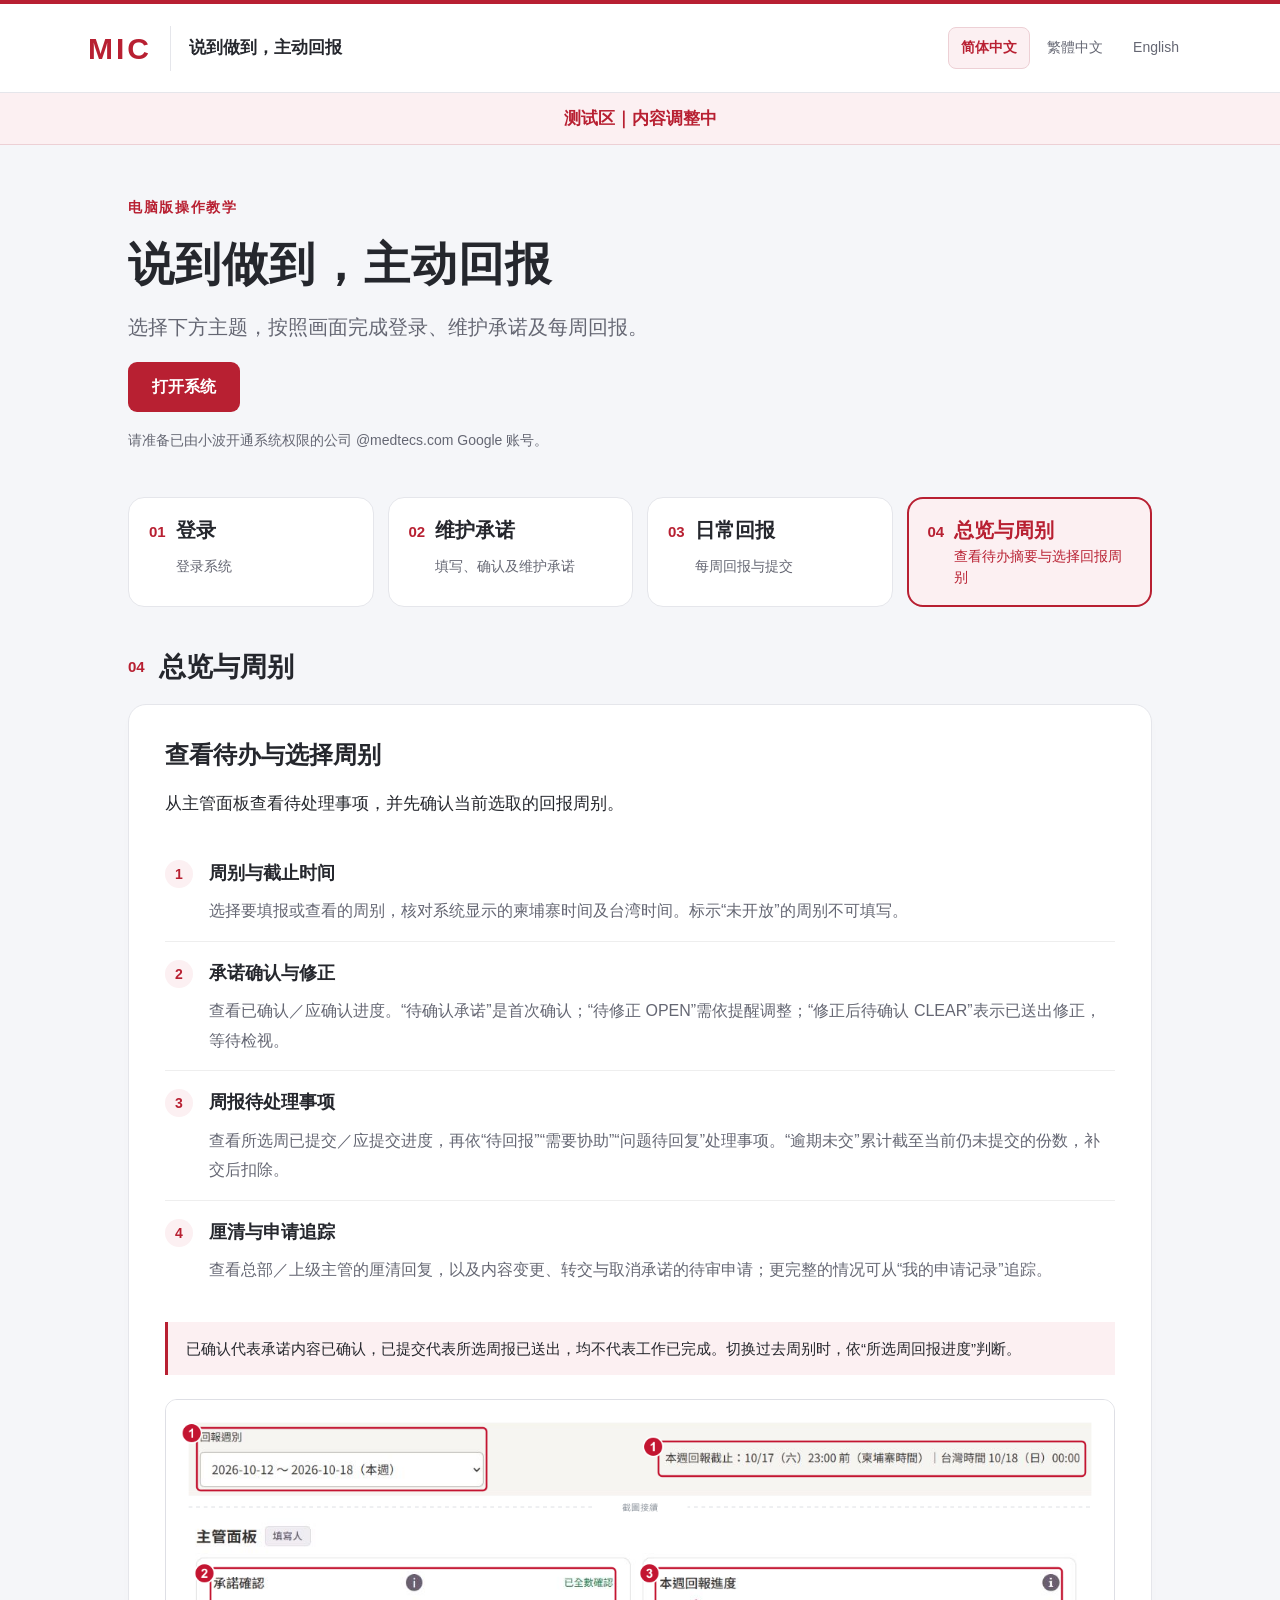
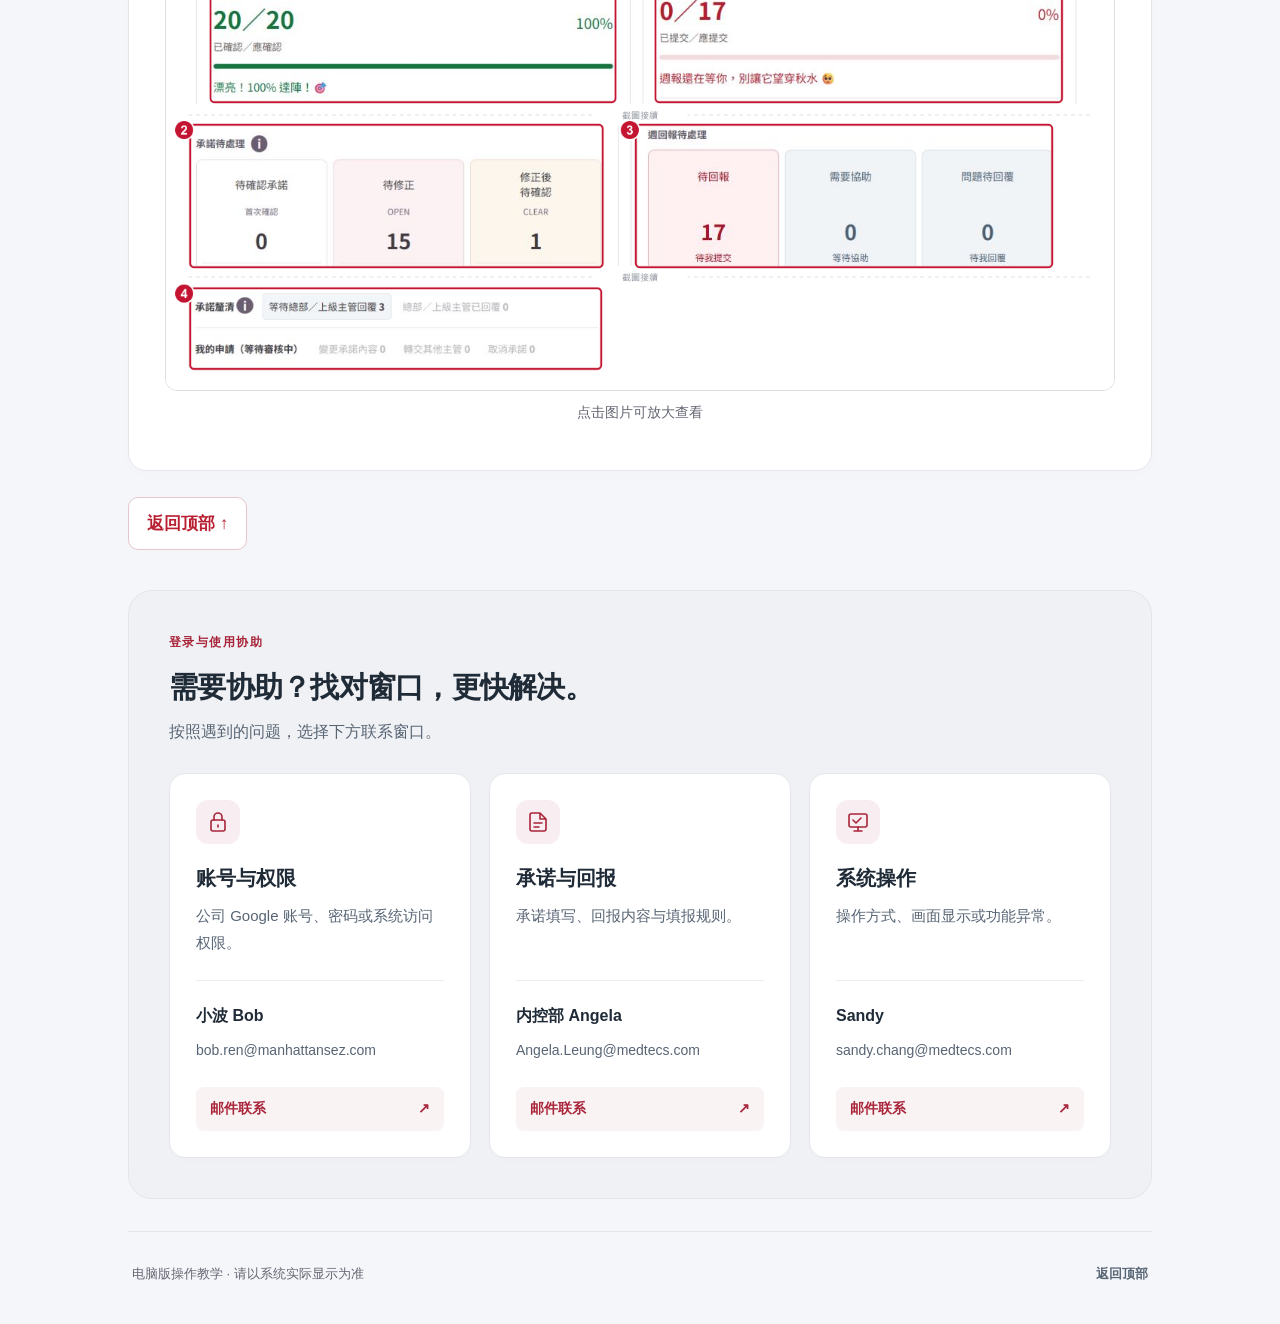
<file: preview/overview.html>
<!doctype html>
<html lang="zh-Hans">
<head>
  <meta charset="utf-8"><meta name="viewport" content="width=device-width,initial-scale=1">
  <title>說到做到，主動回報｜電腦版操作教學</title>
  <meta name="description" content="登入、填寫與確認主管承諾的電腦版操作教學。">
  <link rel="icon" type="image/svg+xml" href="data:image/svg+xml,%3Csvg xmlns='http://www.w3.org/2000/svg' viewBox='0 0 32 32'%3E%3Crect width='32' height='32' rx='7' fill='%23b82032'/%3E%3Cpath d='m8 16 5 5 11-11' fill='none' stroke='white' stroke-width='3'/%3E%3C/svg%3E">
  <link rel="stylesheet" href="style-0304.css?v=20261013"><script src="guide-0304.js?v=20261030-default-hans" defer></script>
  <meta name="robots" content="noindex,nofollow">
<link rel="stylesheet" href="support-cards.css?v=20261021">
</head>
<body id="top" data-page="3" data-environment="preview">
  <header class="topbar"><div class="top-inner"><a href="#top" class="brand"><span class="mic">MIC</span><span data-i="brand">說到做到，主動回報</span></a><nav class="languages" aria-label="Language"><button data-lang="zh-Hans" aria-pressed="true">简体中文</button><button data-lang="zh-Hant" aria-pressed="false">繁體中文</button><button data-lang="en" aria-pressed="false">English</button></nav></div></header>
  <div class="environment-banner" data-i="testBanner">測試區｜內容調整中</div>
  <main>
    <section class="intro"><span class="eyebrow" data-i="eyebrow"></span><h1 data-i="title"></h1><p class="lead" data-i="lead"></p><a class="primary system-link" target="_blank" rel="noopener" data-i="open"></a><p class="prereq" data-i="prereq"></p></section>
    <nav class="steps-nav" aria-label="教學步驟"></nav>
    <div id="sections"></div>
    <section class="help support-section" id="help" aria-labelledby="support-title"><div class="support-heading"><span class="eyebrow" data-i="helpLabel"></span><h2 id="support-title" data-i="helpTitle"></h2><p data-i="helpText"></p></div><div class="support-grid"><article class="support-card"><div class="support-icon" aria-hidden="true"><svg viewBox="0 0 24 24" fill="none" stroke="currentColor" stroke-width="1.6" stroke-linecap="round" stroke-linejoin="round"><rect x="5" y="10" width="14" height="11" rx="2"/><path d="M8 10V7a4 4 0 0 1 8 0v3m-4 5v2"/></svg></div><h3 data-i="accountCategory"></h3><p class="support-summary" data-i="accountSummary"></p><div class="support-person"><strong data-i="contactName"></strong><a class="support-email" href="mailto:bob.ren@manhattansez.com">bob.ren@manhattansez.com</a></div><a class="support-action" href="mailto:bob.ren@manhattansez.com"><span data-i="contactAction"></span><span aria-hidden="true">↗</span></a></article><article class="support-card"><div class="support-icon" aria-hidden="true"><svg viewBox="0 0 24 24" fill="none" stroke="currentColor" stroke-width="1.6" stroke-linecap="round" stroke-linejoin="round"><path d="M14 3H6a2 2 0 0 0-2 2v14a2 2 0 0 0 2 2h12a2 2 0 0 0 2-2V9zM14 3v6h6M8 13h8m-8 4h5"/></svg></div><h3 data-i="contentCategory"></h3><p class="support-summary" data-i="contentSummary"></p><div class="support-person"><strong data-i="contentContactName"></strong><a class="support-email" href="mailto:Angela.Leung@medtecs.com">Angela.Leung@medtecs.com</a></div><a class="support-action" href="mailto:Angela.Leung@medtecs.com"><span data-i="contactAction"></span><span aria-hidden="true">↗</span></a></article><article class="support-card"><div class="support-icon" aria-hidden="true"><svg viewBox="0 0 24 24" fill="none" stroke="currentColor" stroke-width="1.6" stroke-linecap="round" stroke-linejoin="round"><rect x="3" y="4" width="18" height="13" rx="2"/><path d="M8 21h8m-4-4v4m-5-11 3 3 5-5"/></svg></div><h3 data-i="systemCategory"></h3><p class="support-summary" data-i="systemSummary"></p><div class="support-person"><strong data-i="systemContactName"></strong><a class="support-email" href="mailto:sandy.chang@medtecs.com">sandy.chang@medtecs.com</a></div><a class="support-action" href="mailto:sandy.chang@medtecs.com"><span data-i="contactAction"></span><span aria-hidden="true">↗</span></a></article></div></section>
    <footer><span data-i="footer"></span><a href="#top" data-i="back"></a></footer>
  </main>
  <dialog id="zoom" aria-labelledby="zoom-caption"><div class="zoom-toolbar"><span id="zoom-caption"></span><button id="close-zoom" type="button"></button></div><div id="zoom-content"></div></dialog>
</body></html>
</file>
<file: style-0304.css>
:root{--red:#b82032;--ink:#25272d;--muted:#656773;--line:#e5e6eb;--bg:#f5f6f9;--soft:#fcf0f2;--radius:18px}*{box-sizing:border-box}html{scroll-behavior:smooth;scroll-padding-top:105px}body{margin:0;color:var(--ink);background:var(--bg);font-family:Arial,"Microsoft JhengHei","Microsoft YaHei",sans-serif;font-size:17px;line-height:1.85}button,a{-webkit-tap-highlight-color:transparent}button{font:inherit;cursor:pointer}a{color:var(--red);text-underline-offset:4px}a:focus-visible,button:focus-visible{outline:3px solid #2c61c8;outline-offset:4px}h1,h2,h3,p{margin-top:0}h1{font-size:clamp(30px,4vw,46px);line-height:1.35;letter-spacing:.025em;margin-bottom:14px}h2{font-size:28px;line-height:1.5;margin-bottom:18px}h3{font-size:18px;margin-bottom:6px}p{margin-bottom:16px}.topbar{background:#fff;border-top:4px solid var(--red);border-bottom:1px solid var(--line)}.top-inner{max-width:1160px;margin:auto;min-height:88px;padding:16px 28px;display:flex;justify-content:space-between;gap:24px;align-items:center}.brand{display:flex;align-items:center;gap:18px;color:var(--ink);text-decoration:none;font-size:17px;font-weight:700;line-height:1.5}.mic{font-size:30px;letter-spacing:.1em;color:var(--red);padding-right:18px;border-right:1px solid var(--line)}.languages{display:flex;gap:4px;flex-shrink:0}.languages button{padding:7px 12px;border:1px solid transparent;background:transparent;color:var(--muted);font-size:14px;border-radius:8px}.languages button[aria-pressed=true]{background:var(--soft);border-color:#edd0d5;color:var(--red);font-weight:700}main{max-width:1080px;padding:0 28px;margin:auto}.intro{padding:50px 0 25px}.eyebrow{display:block;font-size:14px;font-weight:700;letter-spacing:.12em;color:var(--red);margin-bottom:12px}.lead{font-size:20px;color:var(--muted);max-width:850px}.primary{display:inline-block;background:var(--red);color:white;padding:10px 24px;border-radius:9px;text-decoration:none;font-size:16px;font-weight:700}.primary:hover{background:#961727}.prereq{font-size:14px;color:var(--muted);margin:16px 0 0}.steps-nav{display:flex;flex-wrap:wrap;gap:9px;padding:15px 0 26px}.steps-nav a{display:flex;gap:8px;align-items:center;background:#fff;border:1px solid var(--line);padding:7px 13px;border-radius:30px;text-decoration:none;font-size:14px;color:var(--ink)}.steps-nav a:hover{border-color:var(--red);color:var(--red)}.steps-nav b{color:var(--red);font-size:13px}.step{background:white;border:1px solid var(--line);border-radius:var(--radius);padding:32px 36px;margin:0 0 25px;box-shadow:0 4px 18px #20243803;scroll-margin-top:20px}.step-num{font-size:14px;letter-spacing:.06em;color:var(--red);font-weight:700;margin-bottom:9px;display:block}.step h2{margin-bottom:15px}.note{background:#f7f8fa;border-left:3px solid #a6adb9;padding:13px 18px;margin:20px 0;font-size:15px;line-height:1.8}.note.important{background:var(--soft);border-color:var(--red)}.items{list-style:none;counter-reset:item;padding:0;margin:22px 0}.items li{counter-increment:item;padding:15px 0 15px 44px;border-bottom:1px solid #eee;position:relative}.items li:last-child{border-bottom:0}.items li:before{content:counter(item);position:absolute;top:18px;left:0;border-radius:50%;background:var(--soft);color:var(--red);width:28px;height:28px;line-height:28px;text-align:center;font-weight:700;font-size:14px}.items li p{color:var(--muted);margin:0;font-size:16px}.shot{margin:24px 0 12px}.shot-button{display:block;border:1px solid #dedfe5;background:#f8f9fb;padding:0;border-radius:12px;overflow:hidden;width:100%;text-align:left}.shot-button:hover{border-color:var(--red)}.image-wrap{position:relative;display:block;width:100%;line-height:0}.image-wrap img{display:block;width:100%;height:auto}.mark{position:absolute;border:2px solid #cf233d;border-radius:5px;pointer-events:none;box-shadow:0 0 0 1px #ffffff80}.mark em{position:absolute;top:-12px;left:-12px;background:#b82032;color:white;border:2px solid white;box-sizing:content-box;width:23px;height:23px;line-height:23px;font-style:normal;font-weight:700;font-size:13px;text-align:center;border-radius:50%}.shot figcaption{text-align:center;color:var(--muted);font-size:14px;padding-top:9px}.preview-note{font-size:14px;color:var(--muted);margin:12px 0 0}.comparison{display:grid;grid-template-columns:1fr 1fr;gap:16px;margin:20px 0}.comparison>div{background:#f8f9fb;border:1px solid var(--line);border-radius:12px;padding:20px}.comparison>div:last-child{background:var(--soft);border-color:#efd4d9}.comparison p{font-size:16px;margin:0;color:var(--muted)}.pending{box-shadow:none;background:#f9fafc;border-style:dashed}.pending h2{font-size:23px}.pending p{font-size:16px;color:var(--muted);margin-bottom:0}.pending-label{font-size:12px;letter-spacing:.1em;border:1px solid #c8cbd3;padding:4px 9px;border-radius:5px;color:#686b75;display:inline-block;line-height:1.5;margin-left:12px;vertical-align:middle}.help{padding:30px 12px}.help h2{font-size:26px}.contact-list{display:flex;flex-wrap:wrap;gap:12px}.contact{display:inline-flex;flex-wrap:wrap;gap:8px 18px;padding:15px 20px;border:1px solid #ecd2d7;border-radius:12px;background:white;text-decoration:none;font-size:17px}.contact span:first-child{font-weight:700}#faq{margin-top:24px}details{border-bottom:1px solid var(--line);padding:14px 0}summary{font-size:17px;font-weight:700;cursor:pointer}details p{font-size:16px;color:var(--muted);margin:12px 0 0}footer{display:flex;justify-content:space-between;gap:20px;border-top:1px solid var(--line);padding:24px 0 40px;font-size:14px;color:var(--muted)}dialog{border:0;border-radius:14px;width:min(1440px,96vw);max-width:96vw;max-height:94vh;padding:0;background:#fff;box-shadow:0 20px 100px #0007}dialog::backdrop{background:#101722b8}.zoom-toolbar{position:sticky;top:0;z-index:2;background:white;display:flex;align-items:center;justify-content:space-between;gap:18px;padding:12px 20px;border-bottom:1px solid var(--line);font-size:15px}.zoom-toolbar button{background:var(--red);color:#fff;border:0;border-radius:7px;padding:6px 16px;font-size:15px}#zoom-content{padding:16px}#zoom-content .image-wrap{min-width:600px}#zoom-content{overflow:auto}.en-ui h1{letter-spacing:0}.en-ui .brand{max-width:430px}.en-ui h2{font-size:26px}@media(max-width:760px){main{padding:0 18px}.top-inner{padding:15px 18px;flex-wrap:wrap;gap:10px}.brand{font-size:15px}.mic{font-size:25px}.languages{width:100%}.languages button{flex:1}.intro{padding-top:30px}.lead{font-size:18px}.step{padding:24px 20px}.step h2{font-size:24px}.comparison{grid-template-columns:1fr}.contact{font-size:15px}footer{flex-direction:column;gap:6px}.steps-nav a{font-size:13px}#zoom-content{padding:8px}}@media(prefers-reduced-motion:reduce){html{scroll-behavior:auto}}

.guide-group{scroll-margin-top:20px;margin-bottom:34px}.group-heading{display:flex;align-items:center;gap:14px;margin:10px 0 17px}.group-heading>span{font-size:15px;font-weight:700;color:var(--red)}.group-heading h2{font-size:27px;margin:0}.step-title{font-size:24px;line-height:1.5;margin-bottom:15px}.guide-group .step{margin-bottom:18px}.guide-group .pending h3.step-title{font-size:22px}

.items .item-shot{margin:18px 0 8px}

.steps-nav{display:grid;grid-template-columns:repeat(3,1fr);gap:14px;padding:18px 0 30px}
.steps-nav a{display:grid;grid-template-columns:auto 1fr;column-gap:10px;row-gap:2px;align-items:start;border-radius:16px;padding:18px 20px;min-height:94px}
.steps-nav a b{grid-row:1 / 3;font-size:15px;padding-top:2px}.steps-nav a strong{font-size:20px;line-height:1.4}.steps-nav a span{color:var(--muted);font-size:14px;line-height:1.5}
.steps-nav a[aria-current=page]{border:2px solid var(--red);background:var(--soft);padding:17px 19px}
.steps-nav a[aria-current=page] strong,.steps-nav a[aria-current=page] span,.steps-nav a[aria-current=page] b{color:var(--red)}
.guide-group[hidden]{display:none}.guide-group.active{display:block}.screen-back{display:flex;width:max-content;margin:26px 0 10px;padding:10px 18px;border:1px solid #e4c6cc;border-radius:10px;background:#fff;text-decoration:none;font-weight:700}
footer a{display:inline-flex;align-items:center;padding:9px 16px;border:1px solid #e4c6cc;border-radius:9px;background:#fff;text-decoration:none;font-weight:700}
@media(max-width:760px){.steps-nav{grid-template-columns:1fr}.steps-nav a{min-height:auto}.steps-nav a strong{font-size:18px}}

.steps-nav{grid-template-columns:repeat(4,minmax(0,1fr))}
.steps-nav .nav-disabled{display:grid;grid-template-columns:auto 1fr;column-gap:10px;row-gap:2px;align-items:start;border:1px solid var(--line);border-radius:16px;padding:18px 20px;min-height:94px;background:#eceef1;color:#737782;cursor:not-allowed}
.steps-nav .nav-disabled b{grid-row:1 / 3;font-size:15px;padding-top:2px;color:#737782}
.steps-nav .nav-disabled strong{font-size:20px;line-height:1.4}
.steps-nav .nav-disabled span{font-size:14px;line-height:1.5;color:#737782}
.environment-banner{padding:10px 28px;background:var(--soft);border-bottom:1px solid #edd0d5;color:var(--red);font-weight:700;text-align:center}
@media(max-width:900px){.steps-nav{grid-template-columns:repeat(2,minmax(0,1fr))}}
@media(max-width:480px){.steps-nav{grid-template-columns:1fr}}

/* Approved compact screenshots: preserve native scale and show the full frame. */
.image-wrap{margin-inline:auto}.image-wrap img{max-width:100%;height:auto}.shot-button{background:#fff}#zoom-content .image-wrap{min-width:0}#zoom-content img{width:100%;height:auto}.items .item-shot{margin-top:20px}
</file>
<file: support-cards.css>
.help.support-section {
  --support-ink: #202b38;
  --support-muted: #586575;
  --support-accent: #a82439;
  margin: 40px 0 32px;
  padding: 40px;
  border: 1px solid #e3e5e9;
  border-radius: 24px;
  background: #f0f1f4;
  color: var(--support-ink);
  scroll-margin-top: 100px;
}
.support-heading { margin-bottom: 28px; }
.support-heading .eyebrow { font-size: 12px; letter-spacing: .12em; color: var(--support-accent); }
.support-section .support-heading h2 { margin: 10px 0; font-size: clamp(24px, 2.3vw, 30px); line-height: 1.45; letter-spacing: -.025em; }
.support-heading p { margin: 0; font-size: 16px; color: var(--support-muted); line-height: 1.7; }
.support-grid { display: grid; grid-template-columns: repeat(3, minmax(0, 1fr)); gap: 18px; }
.support-card { display: flex; flex-direction: column; min-width: 0; padding: 26px; background: #fff; border: 1px solid #e5e7eb; border-radius: 16px; box-shadow: 0 3px 10px #202b3803; }
.support-icon { display: grid; place-items: center; width: 44px; height: 44px; border-radius: 12px; background: #f8edf0; color: var(--support-accent); margin-bottom: 20px; }
.support-icon svg { width: 24px; height: 24px; }
.support-card h3 { font-size: 20px; line-height: 1.4; margin: 0 0 10px; color: var(--support-ink); }
.support-card .support-summary { font-size: 15px; line-height: 1.8; color: var(--support-muted); margin: 0 0 24px; }
.support-person { margin-top: auto; padding-top: 20px; border-top: 1px solid #edf0f3; }
.support-person strong { display: block; font-size: 16px; font-weight: 650; }
.support-email { display: block; padding: 8px 0; color: var(--support-muted); text-decoration: none; font-size: 14px; line-height: 1.6; overflow-wrap: anywhere; min-height: 44px; box-sizing: border-box; }
.support-action { display: flex; align-items: center; justify-content: space-between; min-height: 44px; margin-top: 12px; padding: 8px 14px; border-radius: 8px; background: #f9f3f4; color: var(--support-accent); text-decoration: none; font-size: 14px; font-weight: 650; transition: background .18s, color .18s; }
.support-action:hover { background: var(--support-accent); color: #fff; }
.support-email:hover { color: var(--support-accent); text-decoration: underline; }
.support-section a:focus-visible { outline: 3px solid var(--support-accent); outline-offset: 4px; }
.support-section + footer { align-items: center; font-size: 13px; padding: 20px 4px 28px; }
.support-section + footer a { background: transparent; border: 0; padding: 10px 0 10px 16px; color: #586575; font-size: 13px; min-height: 44px; }
@media (max-width: 1000px) {
  .help.support-section { padding: 28px; }
  .support-grid { gap: 12px; }
  .support-card { padding: 20px; }
}
@media (max-width: 760px) {
  .help.support-section { margin: 28px 0 20px; padding: 24px 16px; border-radius: 18px; }
  .support-grid { grid-template-columns: 1fr; gap: 16px; }
  .support-card { padding: 24px; }
  .support-card .support-summary { margin-bottom: 20px; }
  .support-section + footer { align-items: flex-start; }
  .support-section + footer a { padding-left: 0; }
}
@media (prefers-reduced-motion: reduce) { .support-action { transition: none; } }
</file>
<file: review-conversation.css>
.wr-conversation .wr-messages{display:flex;flex-direction:column;gap:14px;margin:14px 0}
.wr-conversation .wr-message{width:fit-content;max-width:88%;padding:12px 14px;border:1px solid;border-radius:12px;overflow-wrap:anywhere;box-sizing:border-box}
.wr-conversation .wr-reviewer{align-self:flex-start;background:#edf4fc;border-color:#c4d7ee;color:#18344f;border-top-left-radius:3px}
.wr-conversation .wr-owner{align-self:flex-end;background:#edf8f0;border-color:#bddcc7;color:#214f34;border-top-right-radius:3px}
.wr-conversation .wr-message-meta{display:flex;flex-wrap:wrap;gap:3px 8px;font-size:12px;line-height:1.6;color:#506575}
.wr-conversation .wr-owner .wr-message-meta{color:#4b6855}
.wr-conversation .wr-message .copy-text{white-space:pre-wrap;margin:7px 0 0;line-height:1.7}
.wr-conversation .wr-message details{margin-top:8px;font-size:13px}
.wr-conversation .wr-conversation-actions{flex-wrap:wrap;gap:8px;margin-top:14px}
.wr-conversation-help{margin:4px 0 12px;color:#617080}
.wr-dialog-topic{white-space:pre-wrap;max-height:130px;overflow:auto;border-left:3px solid #a8c0da;padding:8px 12px;background:#f1f6fc}
@media(max-width:600px){.wr-conversation .wr-message{max-width:94%;padding:10px 12px}.wr-conversation .wr-message-meta time{width:100%}.wr-conversation .wr-conversation-actions .mw-button{white-space:normal}}

.review-exchange{margin-top:36px;padding-top:32px;border-top:1px solid #e1e4e8}
.review-exchange-heading>span{font-size:13px;font-weight:700;color:#a82439}
.lesson .review-exchange-heading h4{margin:8px 0 10px;font-size:24px}
.review-exchange-heading p,.review-later>p{font-size:15px;line-height:1.8;color:#586575}
.review-system-example{padding:24px;background:#eeebe6;border:1px solid #ded8d0;border-radius:14px}
.lesson .review-system-example h4{margin:0;font-size:16px}
.review-exchange .wr-conversation{padding:16px;background:#fafbfc;border:1px solid #d5dfe7;border-left:3px solid #809eaf;border-radius:5px;font-size:14px}
.review-exchange .wr-message p{font-size:15px}
.review-exchange .wr-conversation-help{font-size:14px;line-height:1.7}
.review-example-actions{display:flex;flex-wrap:wrap;gap:8px}
.review-example-actions span{padding:9px 14px;background:white;border:1px solid #cbd2da;border-radius:6px;font-size:14px}
.review-example-actions span:first-child{background:#a82439;color:#fff;border-color:#a82439}
.review-instruction{margin:18px 0 24px;padding:18px 22px;border-left:4px solid #a82439;background:#fcf3f5;font-size:16px}
.review-instruction p{font-size:15px;line-height:1.8;margin:8px 0}
.review-later{padding-top:20px;border-top:1px solid #ddd}
@media(max-width:600px){.review-system-example{padding:16px 12px}.review-exchange .wr-conversation{padding:12px}.review-instruction{padding:16px}.lesson .review-exchange-heading h4{font-size:21px}}
#report-reminders .lesson-screen{grid-template-columns:1fr 1.15fr}
.review-left-column{min-width:0}
.review-left-column .review-exchange{margin-top:24px;padding:20px 14px;border-top:2px solid #ce1236}
.review-left-column .review-exchange-heading h4{font-size:18px}
.review-left-column .review-system-example{padding:12px 8px}
.review-left-column .review-instruction{padding:12px;margin-bottom:16px}
.review-left-column .review-exchange .wr-conversation{padding:12px 10px}
.review-left-column .review-exchange .wr-message{max-width:94%;padding:10px}
.review-left-column .review-example-actions a{padding:9px 14px;border:1px solid #cbd2da;border-radius:6px;background:#fff;color:#263b50;text-decoration:none;font-size:14px}
.review-left-column .wr-message-meta time{width:100%}
@media(max-width:760px){#report-reminders .lesson-screen{grid-template-columns:1fr}}
.review-exchange .wr-conversation.wr-action-required{background:#fff0f2;border-color:#e7b2bb;border-left:3px solid #b4233e}
.review-exchange .wr-conversation.wr-action-neutral{background:#f7f8fa;border-color:#dce1e6;border-left-color:#a3adb8}
.review-action-cue{display:block;width:fit-content;margin-top:8px;padding:3px 8px;border-radius:5px;background:#f9dce3;color:#8c1930;font-size:13px;font-weight:700}
.review-color-key{margin:28px 0 12px;font-size:15px;line-height:1.8;color:#586575}
.review-color-key strong{color:#8c1930}
.review-demo-controls{margin:24px 0;padding:22px;border:1px solid #e0e3e8;border-radius:12px;background:#f8f9fb}
.review-demo-caption{margin:0 0 14px;font-weight:700;font-size:17px}
.review-demo-stages{display:grid;grid-template-columns:repeat(3,minmax(0,1fr));gap:10px}
.review-demo-controls button{min-height:46px;padding:12px;border:1px solid #cdd3dc;border-radius:8px;background:white;color:#303c4c;font:inherit;text-align:left;cursor:pointer}
.review-demo-controls button[aria-pressed=true]{background:#a82439;color:#fff;border-color:#a82439;font-weight:700}
.review-demo-perspectives{display:flex;align-items:center;gap:10px;flex-wrap:wrap;margin-top:16px;font-size:14px}
.review-demo-feedback{margin:16px 0 6px;font-size:15px;line-height:1.8}
.review-demo-controls small{display:block}
.review-demo-controls button:focus-visible{outline:3px solid #156fa0;outline-offset:3px}
.review-action-cue[hidden]{display:none}
@media(max-width:760px){.review-demo-stages{grid-template-columns:1fr}.review-demo-controls{padding:16px}}
</file>
<file: preview/daily-layout-study.css>
:root{--red:#a81f32;--ink:#252a32;--muted:#59616e;--line:#e4e4e7;--soft:#faf0f2}*{box-sizing:border-box}body{margin:0;background:#f7f7f8;color:var(--ink);font:16px/1.7 "Segoe UI","Microsoft JhengHei",sans-serif}a{color:var(--red)}header{background:white;border-bottom:1px solid var(--line);padding:16px max(24px,calc((100vw - 1120px)/2));display:flex;justify-content:space-between;gap:16px}header a{font-weight:700;text-decoration:none}header span{color:var(--muted);font-size:14px}main{max-width:1168px;margin:auto;padding:38px 24px 60px}.heading{display:flex;align-items:center;justify-content:space-between;gap:24px;margin-bottom:24px}.eyebrow{font-size:13px;letter-spacing:1px;color:var(--red);font-weight:700;margin:0}h1{font-size:32px;margin:4px 0 8px;line-height:1.3}.heading p:last-child{margin:0;color:var(--muted)}.switch{display:flex;flex-shrink:0;padding:5px;border:1px solid var(--line);border-radius:12px;background:white;gap:4px}button{font:inherit;cursor:pointer;border:0;background:transparent;padding:10px 16px;border-radius:8px;min-height:44px;color:var(--muted)}button[aria-pressed=true]{background:var(--red);color:white}button:focus-visible,a:focus-visible,summary:focus-visible{outline:3px solid #126a99;outline-offset:3px}.memory{background:var(--soft);border-left:4px solid var(--red);padding:18px 24px;border-radius:0 12px 12px 0}.memory>strong{font-size:13px;color:var(--red)}.memory p{font-size:22px;margin:4px 0}.memory small{font-size:14px;color:var(--muted)}.example-heading{margin:30px 0 14px;display:flex;justify-content:space-between;gap:12px;align-items:center}.example-heading h2{font-size:19px;margin:0}.example-heading span{font-size:14px;color:var(--muted)}.pair{display:grid;grid-template-columns:1fr 1.2fr;background:white;border:1px solid var(--line);border-radius:14px;margin-bottom:16px;overflow:hidden}.instruction{padding:24px 28px}.number{color:var(--red);font-size:13px;font-weight:700;letter-spacing:1px}h3{display:inline;margin-left:10px;font-size:21px}.instruction p{margin:12px 0}.formula{color:var(--red);font-weight:700}.instruction ul{padding-left:20px;margin:12px 0 0;color:var(--muted);font-size:15px}.example{margin:16px;padding:20px;background:#f7f8fa;border-radius:10px}.example-label{display:flex;justify-content:space-between;gap:8px;font-size:13px;color:var(--muted)}.example-label span{font-size:12px}h4{margin:16px 0 8px;font-size:16px}h4 small{font-weight:400;color:var(--muted);margin-left:6px}.field{border:1px solid #b6bac1;border-radius:6px;background:white;padding:16px;line-height:1.9}.caption,figcaption{font-size:14px;color:var(--muted);margin:10px 0 0}figure{margin:16px;padding:20px;background:#f7f8fa;border-radius:10px;align-self:center}figure a{display:inline-block;padding:8px 0;font-size:14px}.button-image{height:104px;max-width:537px;overflow:hidden;position:relative;background:white}.button-image img{position:absolute;width:537px;max-width:none;bottom:0;right:0}.exception{padding:16px 20px;background:white;border:1px solid var(--line);border-radius:10px;margin-top:24px}summary{cursor:pointer;min-height:28px;font-weight:600}.footnote,.old-note{font-size:14px;color:var(--muted);margin-top:22px}iframe{width:100%;height:1050px;border:1px solid var(--line);border-radius:12px;background:white}[hidden]{display:none!important}@media(max-width:760px){main{padding:24px 16px}.heading,.example-heading{align-items:flex-start;flex-direction:column}.switch{width:100%}.switch button{flex:1}.pair{grid-template-columns:1fr}.instruction{padding:20px}.example{margin:0 12px 12px;padding:16px}.memory{padding:16px}.memory p{font-size:19px}header{padding:14px 16px}header span{display:none}.example-label{flex-wrap:wrap}h1{font-size:28px}figure{margin:0 12px 12px}.button-image{height:98px}.button-image img{width:480px}.actions .instruction{padding-bottom:8px}}

.reference-guide{background:white;padding:24px;border:1px solid var(--line);border-radius:14px;margin-top:24px}.reference-guide h2{margin-top:0;font-size:22px}.reference-guide img,.live-shot{display:block;width:100%;height:auto}.reference-guide a{display:block}.example{align-self:center}
</file>
<file: preview/style-0304.css>
:root{--red:#b82032;--ink:#25272d;--muted:#656773;--line:#e5e6eb;--bg:#f5f6f9;--soft:#fcf0f2;--radius:18px}*{box-sizing:border-box}html{scroll-behavior:smooth;scroll-padding-top:105px}body{margin:0;color:var(--ink);background:var(--bg);font-family:Arial,"Microsoft JhengHei","Microsoft YaHei",sans-serif;font-size:17px;line-height:1.85}button,a{-webkit-tap-highlight-color:transparent}button{font:inherit;cursor:pointer}a{color:var(--red);text-underline-offset:4px}a:focus-visible,button:focus-visible{outline:3px solid #2c61c8;outline-offset:4px}h1,h2,h3,p{margin-top:0}h1{font-size:clamp(30px,4vw,46px);line-height:1.35;letter-spacing:.025em;margin-bottom:14px}h2{font-size:28px;line-height:1.5;margin-bottom:18px}h3{font-size:18px;margin-bottom:6px}p{margin-bottom:16px}.topbar{background:#fff;border-top:4px solid var(--red);border-bottom:1px solid var(--line)}.top-inner{max-width:1160px;margin:auto;min-height:88px;padding:16px 28px;display:flex;justify-content:space-between;gap:24px;align-items:center}.brand{display:flex;align-items:center;gap:18px;color:var(--ink);text-decoration:none;font-size:17px;font-weight:700;line-height:1.5}.mic{font-size:30px;letter-spacing:.1em;color:var(--red);padding-right:18px;border-right:1px solid var(--line)}.languages{display:flex;gap:4px;flex-shrink:0}.languages button{padding:7px 12px;border:1px solid transparent;background:transparent;color:var(--muted);font-size:14px;border-radius:8px}.languages button[aria-pressed=true]{background:var(--soft);border-color:#edd0d5;color:var(--red);font-weight:700}main{max-width:1080px;padding:0 28px;margin:auto}.intro{padding:50px 0 25px}.eyebrow{display:block;font-size:14px;font-weight:700;letter-spacing:.12em;color:var(--red);margin-bottom:12px}.lead{font-size:20px;color:var(--muted);max-width:850px}.primary{display:inline-block;background:var(--red);color:white;padding:10px 24px;border-radius:9px;text-decoration:none;font-size:16px;font-weight:700}.primary:hover{background:#961727}.prereq{font-size:14px;color:var(--muted);margin:16px 0 0}.steps-nav{display:flex;flex-wrap:wrap;gap:9px;padding:15px 0 26px}.steps-nav a{display:flex;gap:8px;align-items:center;background:#fff;border:1px solid var(--line);padding:7px 13px;border-radius:30px;text-decoration:none;font-size:14px;color:var(--ink)}.steps-nav a:hover{border-color:var(--red);color:var(--red)}.steps-nav b{color:var(--red);font-size:13px}.step{background:white;border:1px solid var(--line);border-radius:var(--radius);padding:32px 36px;margin:0 0 25px;box-shadow:0 4px 18px #20243803;scroll-margin-top:20px}.step-num{font-size:14px;letter-spacing:.06em;color:var(--red);font-weight:700;margin-bottom:9px;display:block}.step h2{margin-bottom:15px}.note{background:#f7f8fa;border-left:3px solid #a6adb9;padding:13px 18px;margin:20px 0;font-size:15px;line-height:1.8}.note.important{background:var(--soft);border-color:var(--red)}.items{list-style:none;counter-reset:item;padding:0;margin:22px 0}.items li{counter-increment:item;padding:15px 0 15px 44px;border-bottom:1px solid #eee;position:relative}.items li:last-child{border-bottom:0}.items li:before{content:counter(item);position:absolute;top:18px;left:0;border-radius:50%;background:var(--soft);color:var(--red);width:28px;height:28px;line-height:28px;text-align:center;font-weight:700;font-size:14px}.items li p{color:var(--muted);margin:0;font-size:16px}.shot{margin:24px 0 12px}.shot-button{display:block;border:1px solid #dedfe5;background:#f8f9fb;padding:0;border-radius:12px;overflow:hidden;width:100%;text-align:left}.shot-button:hover{border-color:var(--red)}.image-wrap{position:relative;display:block;width:100%;line-height:0}.image-wrap img{display:block;width:100%;height:auto}.mark{position:absolute;border:2px solid #cf233d;border-radius:5px;pointer-events:none;box-shadow:0 0 0 1px #ffffff80}.mark em{position:absolute;top:-12px;left:-12px;background:#b82032;color:white;border:2px solid white;box-sizing:content-box;width:23px;height:23px;line-height:23px;font-style:normal;font-weight:700;font-size:13px;text-align:center;border-radius:50%}.shot figcaption{text-align:center;color:var(--muted);font-size:14px;padding-top:9px}.preview-note{font-size:14px;color:var(--muted);margin:12px 0 0}.comparison{display:grid;grid-template-columns:1fr 1fr;gap:16px;margin:20px 0}.comparison>div{background:#f8f9fb;border:1px solid var(--line);border-radius:12px;padding:20px}.comparison>div:last-child{background:var(--soft);border-color:#efd4d9}.comparison p{font-size:16px;margin:0;color:var(--muted)}.pending{box-shadow:none;background:#f9fafc;border-style:dashed}.pending h2{font-size:23px}.pending p{font-size:16px;color:var(--muted);margin-bottom:0}.pending-label{font-size:12px;letter-spacing:.1em;border:1px solid #c8cbd3;padding:4px 9px;border-radius:5px;color:#686b75;display:inline-block;line-height:1.5;margin-left:12px;vertical-align:middle}.help{padding:30px 12px}.help h2{font-size:26px}.contact-list{display:flex;flex-wrap:wrap;gap:12px}.contact{display:inline-flex;flex-wrap:wrap;gap:8px 18px;padding:15px 20px;border:1px solid #ecd2d7;border-radius:12px;background:white;text-decoration:none;font-size:17px}.contact span:first-child{font-weight:700}#faq{margin-top:24px}details{border-bottom:1px solid var(--line);padding:14px 0}summary{font-size:17px;font-weight:700;cursor:pointer}details p{font-size:16px;color:var(--muted);margin:12px 0 0}footer{display:flex;justify-content:space-between;gap:20px;border-top:1px solid var(--line);padding:24px 0 40px;font-size:14px;color:var(--muted)}dialog{border:0;border-radius:14px;width:min(1440px,96vw);max-width:96vw;max-height:94vh;padding:0;background:#fff;box-shadow:0 20px 100px #0007}dialog::backdrop{background:#101722b8}.zoom-toolbar{position:sticky;top:0;z-index:2;background:white;display:flex;align-items:center;justify-content:space-between;gap:18px;padding:12px 20px;border-bottom:1px solid var(--line);font-size:15px}.zoom-toolbar button{background:var(--red);color:#fff;border:0;border-radius:7px;padding:6px 16px;font-size:15px}#zoom-content{padding:16px}#zoom-content .image-wrap{min-width:600px}#zoom-content{overflow:auto}.en-ui h1{letter-spacing:0}.en-ui .brand{max-width:430px}.en-ui h2{font-size:26px}@media(max-width:760px){main{padding:0 18px}.top-inner{padding:15px 18px;flex-wrap:wrap;gap:10px}.brand{font-size:15px}.mic{font-size:25px}.languages{width:100%}.languages button{flex:1}.intro{padding-top:30px}.lead{font-size:18px}.step{padding:24px 20px}.step h2{font-size:24px}.comparison{grid-template-columns:1fr}.contact{font-size:15px}footer{flex-direction:column;gap:6px}.steps-nav a{font-size:13px}#zoom-content{padding:8px}}@media(prefers-reduced-motion:reduce){html{scroll-behavior:auto}}

.guide-group{scroll-margin-top:20px;margin-bottom:34px}.group-heading{display:flex;align-items:center;gap:14px;margin:10px 0 17px}.group-heading>span{font-size:15px;font-weight:700;color:var(--red)}.group-heading h2{font-size:27px;margin:0}.step-title{font-size:24px;line-height:1.5;margin-bottom:15px}.guide-group .step{margin-bottom:18px}.guide-group .pending h3.step-title{font-size:22px}

.items .item-shot{margin:18px 0 8px}

.steps-nav{display:grid;grid-template-columns:repeat(3,1fr);gap:14px;padding:18px 0 30px}
.steps-nav a{display:grid;grid-template-columns:auto 1fr;column-gap:10px;row-gap:2px;align-items:start;border-radius:16px;padding:18px 20px;min-height:94px}
.steps-nav a b{grid-row:1 / 3;font-size:15px;padding-top:2px}.steps-nav a strong{font-size:20px;line-height:1.4}.steps-nav a span{color:var(--muted);font-size:14px;line-height:1.5}
.steps-nav a[aria-current=page]{border:2px solid var(--red);background:var(--soft);padding:17px 19px}
.steps-nav a[aria-current=page] strong,.steps-nav a[aria-current=page] span,.steps-nav a[aria-current=page] b{color:var(--red)}
.guide-group[hidden]{display:none}.guide-group.active{display:block}.screen-back{display:flex;width:max-content;margin:26px 0 10px;padding:10px 18px;border:1px solid #e4c6cc;border-radius:10px;background:#fff;text-decoration:none;font-weight:700}
footer a{display:inline-flex;align-items:center;padding:9px 16px;border:1px solid #e4c6cc;border-radius:9px;background:#fff;text-decoration:none;font-weight:700}
@media(max-width:760px){.steps-nav{grid-template-columns:1fr}.steps-nav a{min-height:auto}.steps-nav a strong{font-size:18px}}

.steps-nav{grid-template-columns:repeat(4,minmax(0,1fr))}
.steps-nav .nav-disabled{display:grid;grid-template-columns:auto 1fr;column-gap:10px;row-gap:2px;align-items:start;border:1px solid var(--line);border-radius:16px;padding:18px 20px;min-height:94px;background:#eceef1;color:#737782;cursor:not-allowed}
.steps-nav .nav-disabled b{grid-row:1 / 3;font-size:15px;padding-top:2px;color:#737782}
.steps-nav .nav-disabled strong{font-size:20px;line-height:1.4}
.steps-nav .nav-disabled span{font-size:14px;line-height:1.5;color:#737782}
.environment-banner{padding:10px 28px;background:var(--soft);border-bottom:1px solid #edd0d5;color:var(--red);font-weight:700;text-align:center}
@media(max-width:900px){.steps-nav{grid-template-columns:repeat(2,minmax(0,1fr))}}
@media(max-width:480px){.steps-nav{grid-template-columns:1fr}}

/* Approved compact screenshots: preserve native scale and show the full frame. */
.image-wrap{margin-inline:auto}.image-wrap img{max-width:100%;height:auto}.shot-button{background:#fff}#zoom-content .image-wrap{min-width:0}#zoom-content img{width:100%;height:auto}.items .item-shot{margin-top:20px}
</file>
<file: preview/support-cards.css>
.help.support-section {
  --support-ink: #202b38;
  --support-muted: #586575;
  --support-accent: #a82439;
  margin: 40px 0 32px;
  padding: 40px;
  border: 1px solid #e3e5e9;
  border-radius: 24px;
  background: #f0f1f4;
  color: var(--support-ink);
  scroll-margin-top: 100px;
}
.support-heading { margin-bottom: 28px; }
.support-heading .eyebrow { font-size: 12px; letter-spacing: .12em; color: var(--support-accent); }
.support-section .support-heading h2 { margin: 10px 0; font-size: clamp(24px, 2.3vw, 30px); line-height: 1.45; letter-spacing: -.025em; }
.support-heading p { margin: 0; font-size: 16px; color: var(--support-muted); line-height: 1.7; }
.support-grid { display: grid; grid-template-columns: repeat(3, minmax(0, 1fr)); gap: 18px; }
.support-card { display: flex; flex-direction: column; min-width: 0; padding: 26px; background: #fff; border: 1px solid #e5e7eb; border-radius: 16px; box-shadow: 0 3px 10px #202b3803; }
.support-icon { display: grid; place-items: center; width: 44px; height: 44px; border-radius: 12px; background: #f8edf0; color: var(--support-accent); margin-bottom: 20px; }
.support-icon svg { width: 24px; height: 24px; }
.support-card h3 { font-size: 20px; line-height: 1.4; margin: 0 0 10px; color: var(--support-ink); }
.support-card .support-summary { font-size: 15px; line-height: 1.8; color: var(--support-muted); margin: 0 0 24px; }
.support-person { margin-top: auto; padding-top: 20px; border-top: 1px solid #edf0f3; }
.support-person strong { display: block; font-size: 16px; font-weight: 650; }
.support-email { display: block; padding: 8px 0; color: var(--support-muted); text-decoration: none; font-size: 14px; line-height: 1.6; overflow-wrap: anywhere; min-height: 44px; box-sizing: border-box; }
.support-action { display: flex; align-items: center; justify-content: space-between; min-height: 44px; margin-top: 12px; padding: 8px 14px; border-radius: 8px; background: #f9f3f4; color: var(--support-accent); text-decoration: none; font-size: 14px; font-weight: 650; transition: background .18s, color .18s; }
.support-action:hover { background: var(--support-accent); color: #fff; }
.support-email:hover { color: var(--support-accent); text-decoration: underline; }
.support-section a:focus-visible { outline: 3px solid var(--support-accent); outline-offset: 4px; }
.support-section + footer { align-items: center; font-size: 13px; padding: 20px 4px 28px; }
.support-section + footer a { background: transparent; border: 0; padding: 10px 0 10px 16px; color: #586575; font-size: 13px; min-height: 44px; }
@media (max-width: 1000px) {
  .help.support-section { padding: 28px; }
  .support-grid { gap: 12px; }
  .support-card { padding: 20px; }
}
@media (max-width: 760px) {
  .help.support-section { margin: 28px 0 20px; padding: 24px 16px; border-radius: 18px; }
  .support-grid { grid-template-columns: 1fr; gap: 16px; }
  .support-card { padding: 24px; }
  .support-card .support-summary { margin-bottom: 20px; }
  .support-section + footer { align-items: flex-start; }
  .support-section + footer a { padding-left: 0; }
}
@media (prefers-reduced-motion: reduce) { .support-action { transition: none; } }
</file>
<file: preview/review-conversation.css>
.wr-conversation .wr-messages{display:flex;flex-direction:column;gap:14px;margin:14px 0}
.wr-conversation .wr-message{width:fit-content;max-width:88%;padding:12px 14px;border:1px solid;border-radius:12px;overflow-wrap:anywhere;box-sizing:border-box}
.wr-conversation .wr-reviewer{align-self:flex-start;background:#edf4fc;border-color:#c4d7ee;color:#18344f;border-top-left-radius:3px}
.wr-conversation .wr-owner{align-self:flex-end;background:#edf8f0;border-color:#bddcc7;color:#214f34;border-top-right-radius:3px}
.wr-conversation .wr-message-meta{display:flex;flex-wrap:wrap;gap:3px 8px;font-size:12px;line-height:1.6;color:#506575}
.wr-conversation .wr-owner .wr-message-meta{color:#4b6855}
.wr-conversation .wr-message .copy-text{white-space:pre-wrap;margin:7px 0 0;line-height:1.7}
.wr-conversation .wr-message details{margin-top:8px;font-size:13px}
.wr-conversation .wr-conversation-actions{flex-wrap:wrap;gap:8px;margin-top:14px}
.wr-conversation-help{margin:4px 0 12px;color:#617080}
.wr-dialog-topic{white-space:pre-wrap;max-height:130px;overflow:auto;border-left:3px solid #a8c0da;padding:8px 12px;background:#f1f6fc}
@media(max-width:600px){.wr-conversation .wr-message{max-width:94%;padding:10px 12px}.wr-conversation .wr-message-meta time{width:100%}.wr-conversation .wr-conversation-actions .mw-button{white-space:normal}}

.review-exchange{margin-top:36px;padding-top:32px;border-top:1px solid #e1e4e8}
.review-exchange-heading>span{font-size:13px;font-weight:700;color:#a82439}
.lesson .review-exchange-heading h4{margin:8px 0 10px;font-size:24px}
.review-exchange-heading p,.review-later>p{font-size:15px;line-height:1.8;color:#586575}
.review-system-example{padding:24px;background:#eeebe6;border:1px solid #ded8d0;border-radius:14px}
.lesson .review-system-example h4{margin:0;font-size:16px}
.review-exchange .wr-conversation{padding:16px;background:#fafbfc;border:1px solid #d5dfe7;border-left:3px solid #809eaf;border-radius:5px;font-size:14px}
.review-exchange .wr-message p{font-size:15px}
.review-exchange .wr-conversation-help{font-size:14px;line-height:1.7}
.review-example-actions{display:flex;flex-wrap:wrap;gap:8px}
.review-example-actions span{padding:9px 14px;background:white;border:1px solid #cbd2da;border-radius:6px;font-size:14px}
.review-example-actions span:first-child{background:#a82439;color:#fff;border-color:#a82439}
.review-instruction{margin:18px 0 24px;padding:18px 22px;border-left:4px solid #a82439;background:#fcf3f5;font-size:16px}
.review-instruction p{font-size:15px;line-height:1.8;margin:8px 0}
.review-later{padding-top:20px;border-top:1px solid #ddd}
@media(max-width:600px){.review-system-example{padding:16px 12px}.review-exchange .wr-conversation{padding:12px}.review-instruction{padding:16px}.lesson .review-exchange-heading h4{font-size:21px}}
#report-reminders .lesson-screen{grid-template-columns:1fr 1.15fr}
.review-left-column{min-width:0}
.review-left-column .review-exchange{margin-top:24px;padding:20px 14px;border-top:2px solid #ce1236}
.review-left-column .review-exchange-heading h4{font-size:18px}
.review-left-column .review-system-example{padding:12px 8px}
.review-left-column .review-instruction{padding:12px;margin-bottom:16px}
.review-left-column .review-exchange .wr-conversation{padding:12px 10px}
.review-left-column .review-exchange .wr-message{max-width:94%;padding:10px}
.review-left-column .review-example-actions a{padding:9px 14px;border:1px solid #cbd2da;border-radius:6px;background:#fff;color:#263b50;text-decoration:none;font-size:14px}
.review-left-column .wr-message-meta time{width:100%}
@media(max-width:760px){#report-reminders .lesson-screen{grid-template-columns:1fr}}
.review-exchange .wr-conversation.wr-action-required{background:#fff0f2;border-color:#e7b2bb;border-left:3px solid #b4233e}
.review-exchange .wr-conversation.wr-action-neutral{background:#f7f8fa;border-color:#dce1e6;border-left-color:#a3adb8}
.review-action-cue{display:block;width:fit-content;margin-top:8px;padding:3px 8px;border-radius:5px;background:#f9dce3;color:#8c1930;font-size:13px;font-weight:700}
.review-color-key{margin:28px 0 12px;font-size:15px;line-height:1.8;color:#586575}
.review-color-key strong{color:#8c1930}
.review-demo-controls{margin:24px 0;padding:22px;border:1px solid #e0e3e8;border-radius:12px;background:#f8f9fb}
.review-demo-caption{margin:0 0 14px;font-weight:700;font-size:17px}
.review-demo-stages{display:grid;grid-template-columns:repeat(3,minmax(0,1fr));gap:10px}
.review-demo-controls button{min-height:46px;padding:12px;border:1px solid #cdd3dc;border-radius:8px;background:white;color:#303c4c;font:inherit;text-align:left;cursor:pointer}
.review-demo-controls button[aria-pressed=true]{background:#a82439;color:#fff;border-color:#a82439;font-weight:700}
.review-demo-perspectives{display:flex;align-items:center;gap:10px;flex-wrap:wrap;margin-top:16px;font-size:14px}
.review-demo-feedback{margin:16px 0 6px;font-size:15px;line-height:1.8}
.review-demo-controls small{display:block}
.review-demo-controls button:focus-visible{outline:3px solid #156fa0;outline-offset:3px}
.review-action-cue[hidden]{display:none}
@media(max-width:760px){.review-demo-stages{grid-template-columns:1fr}.review-demo-controls{padding:16px}}
</file>
